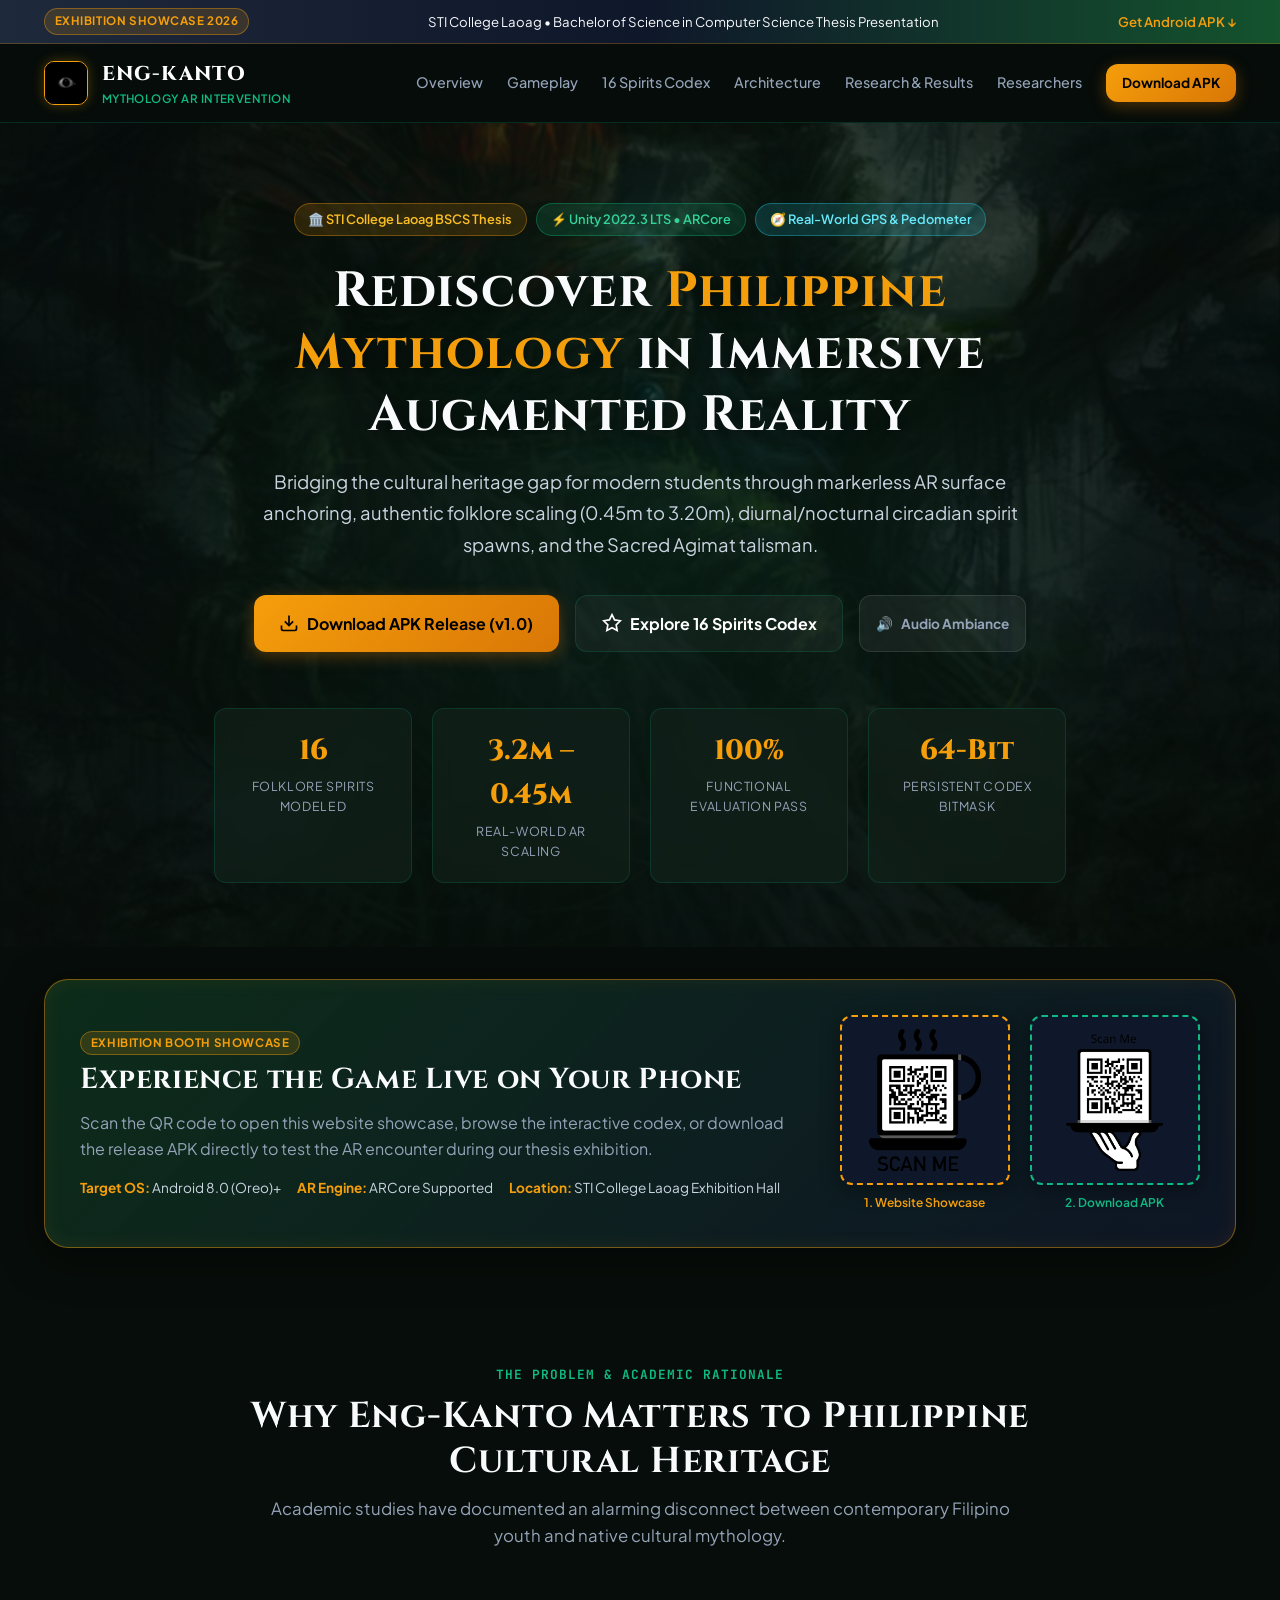
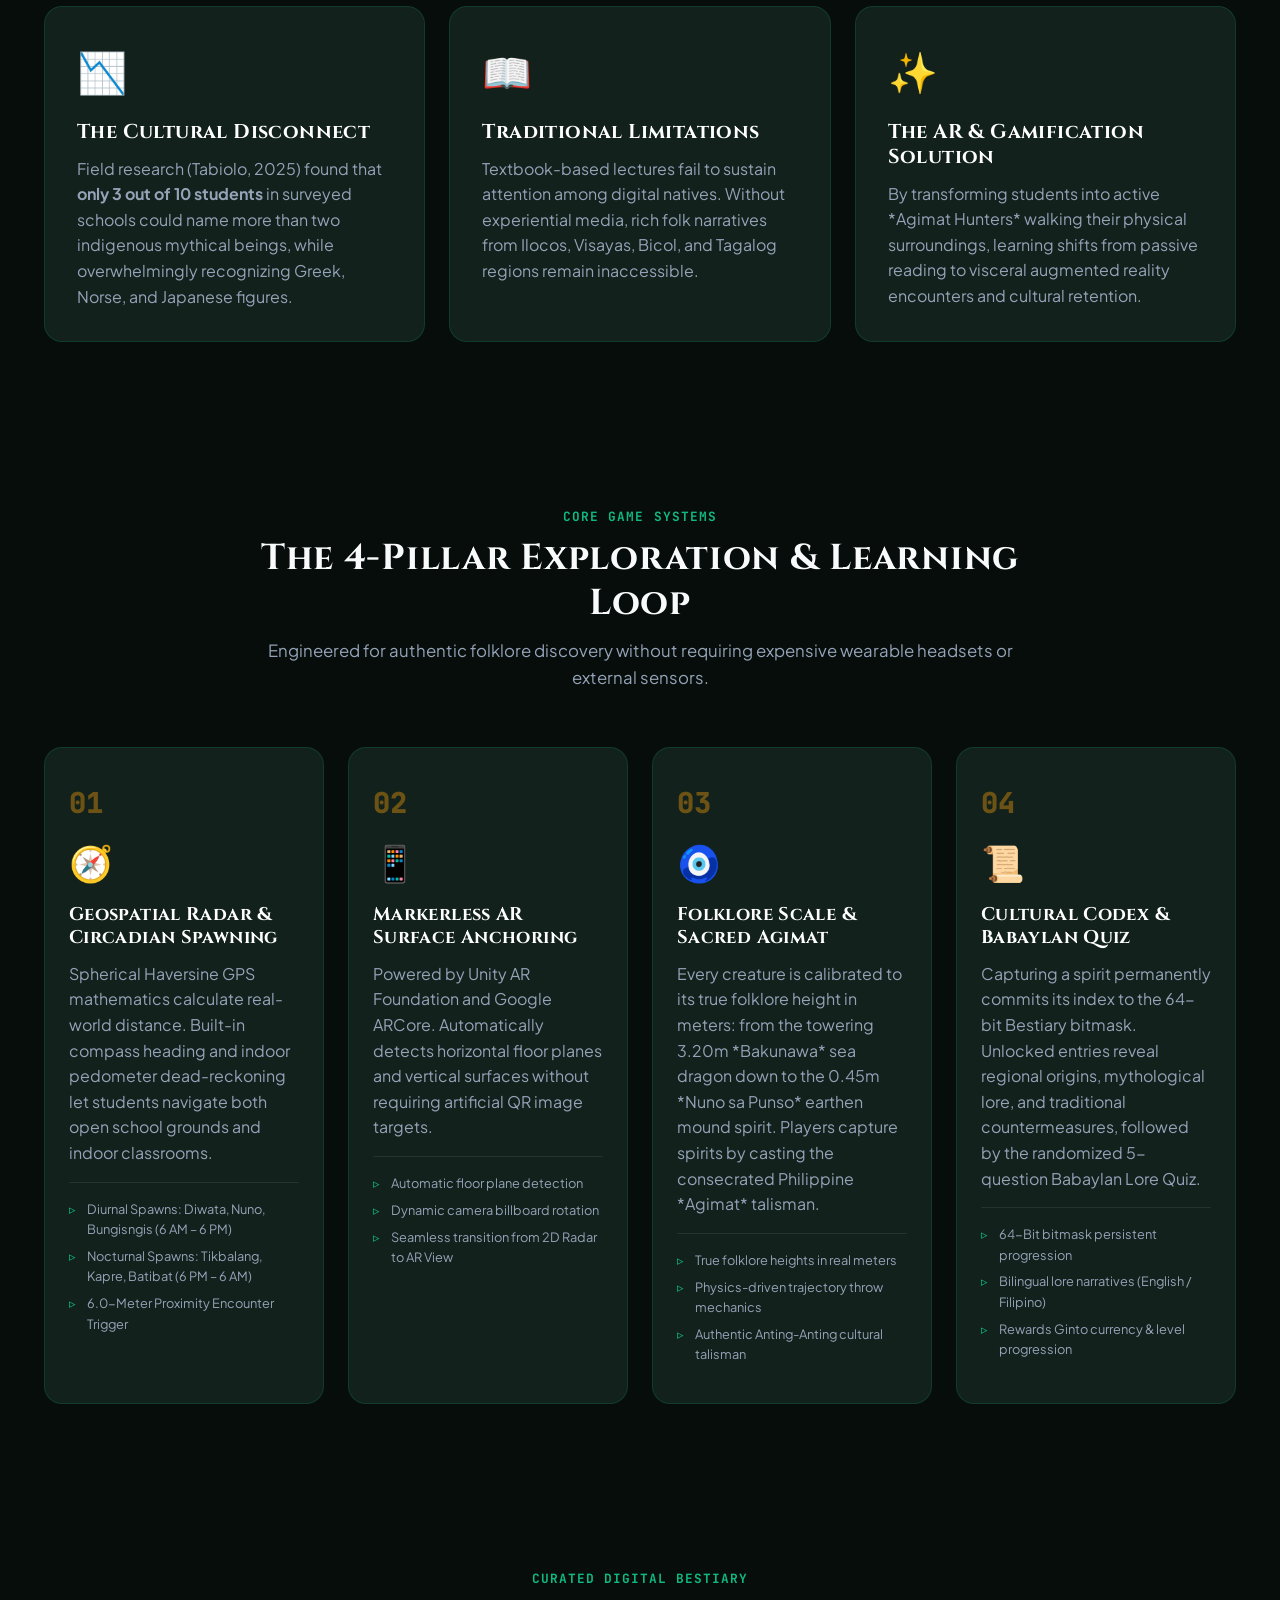
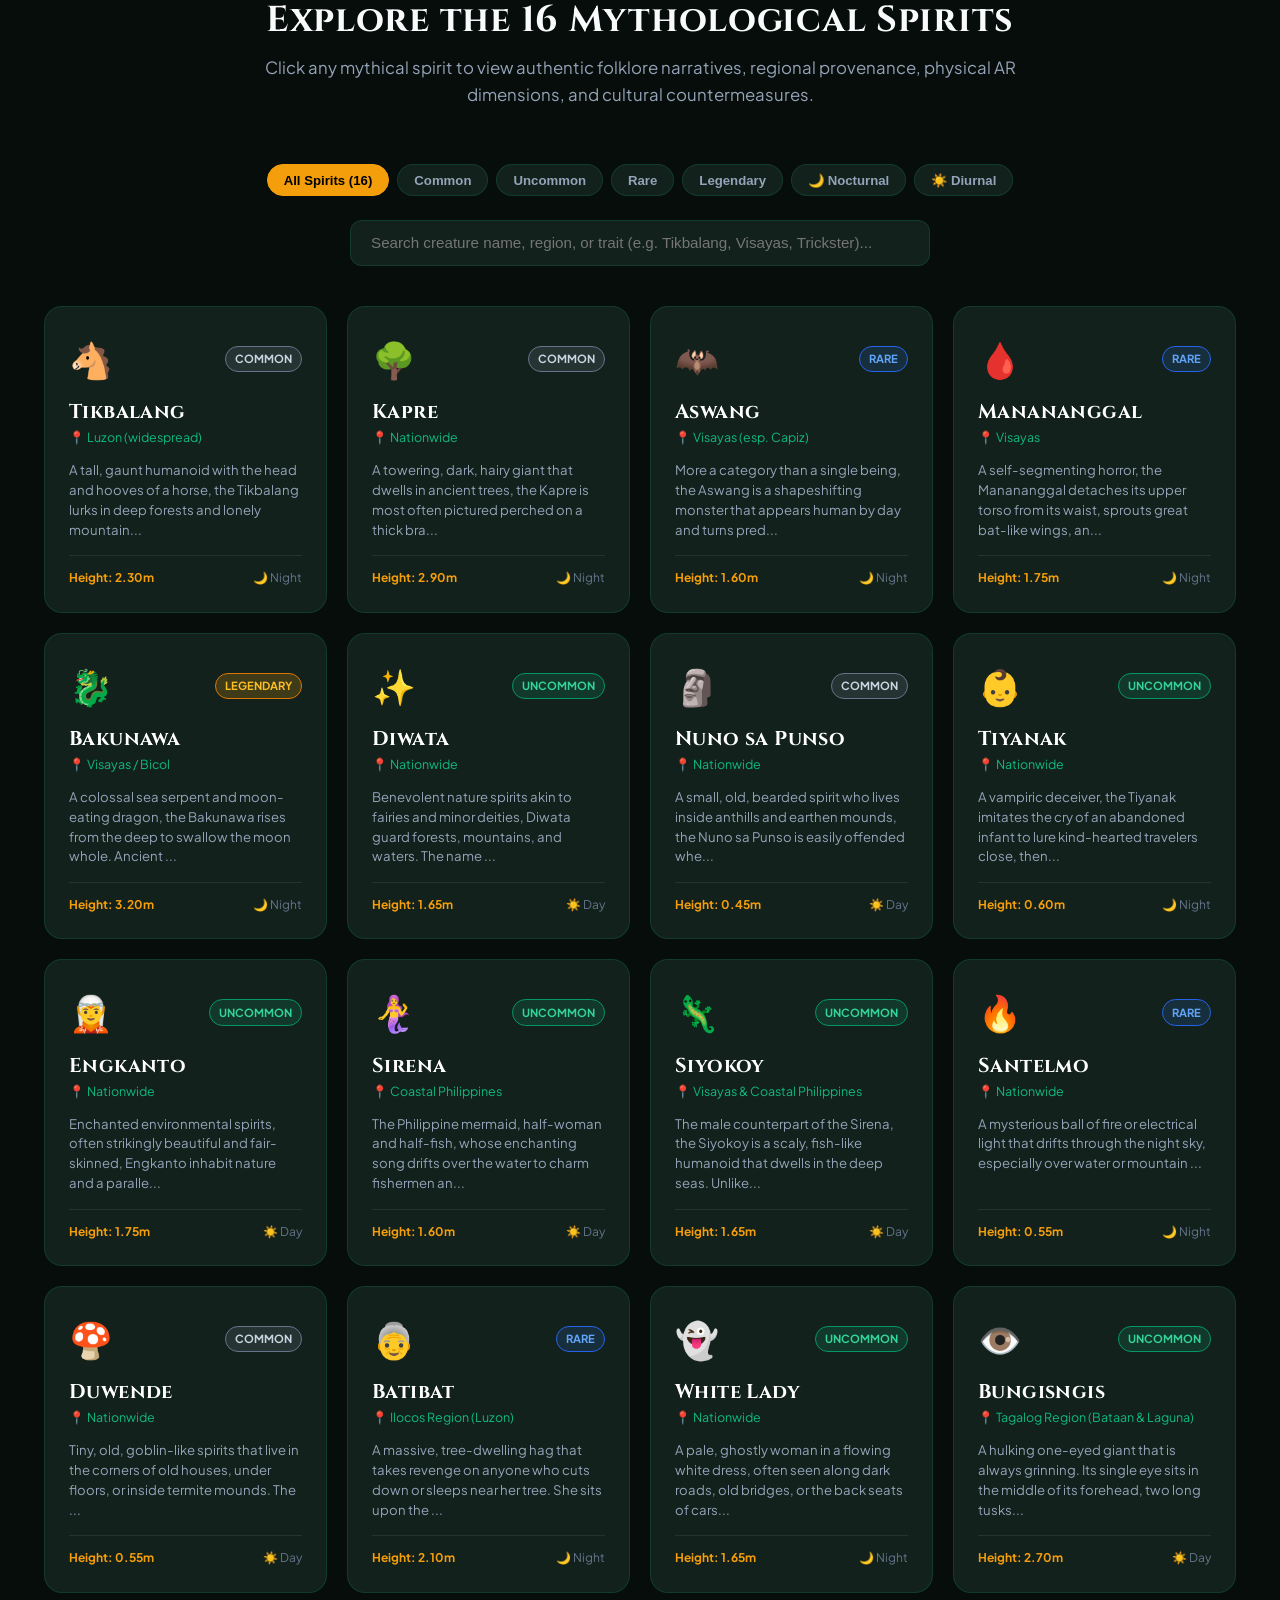
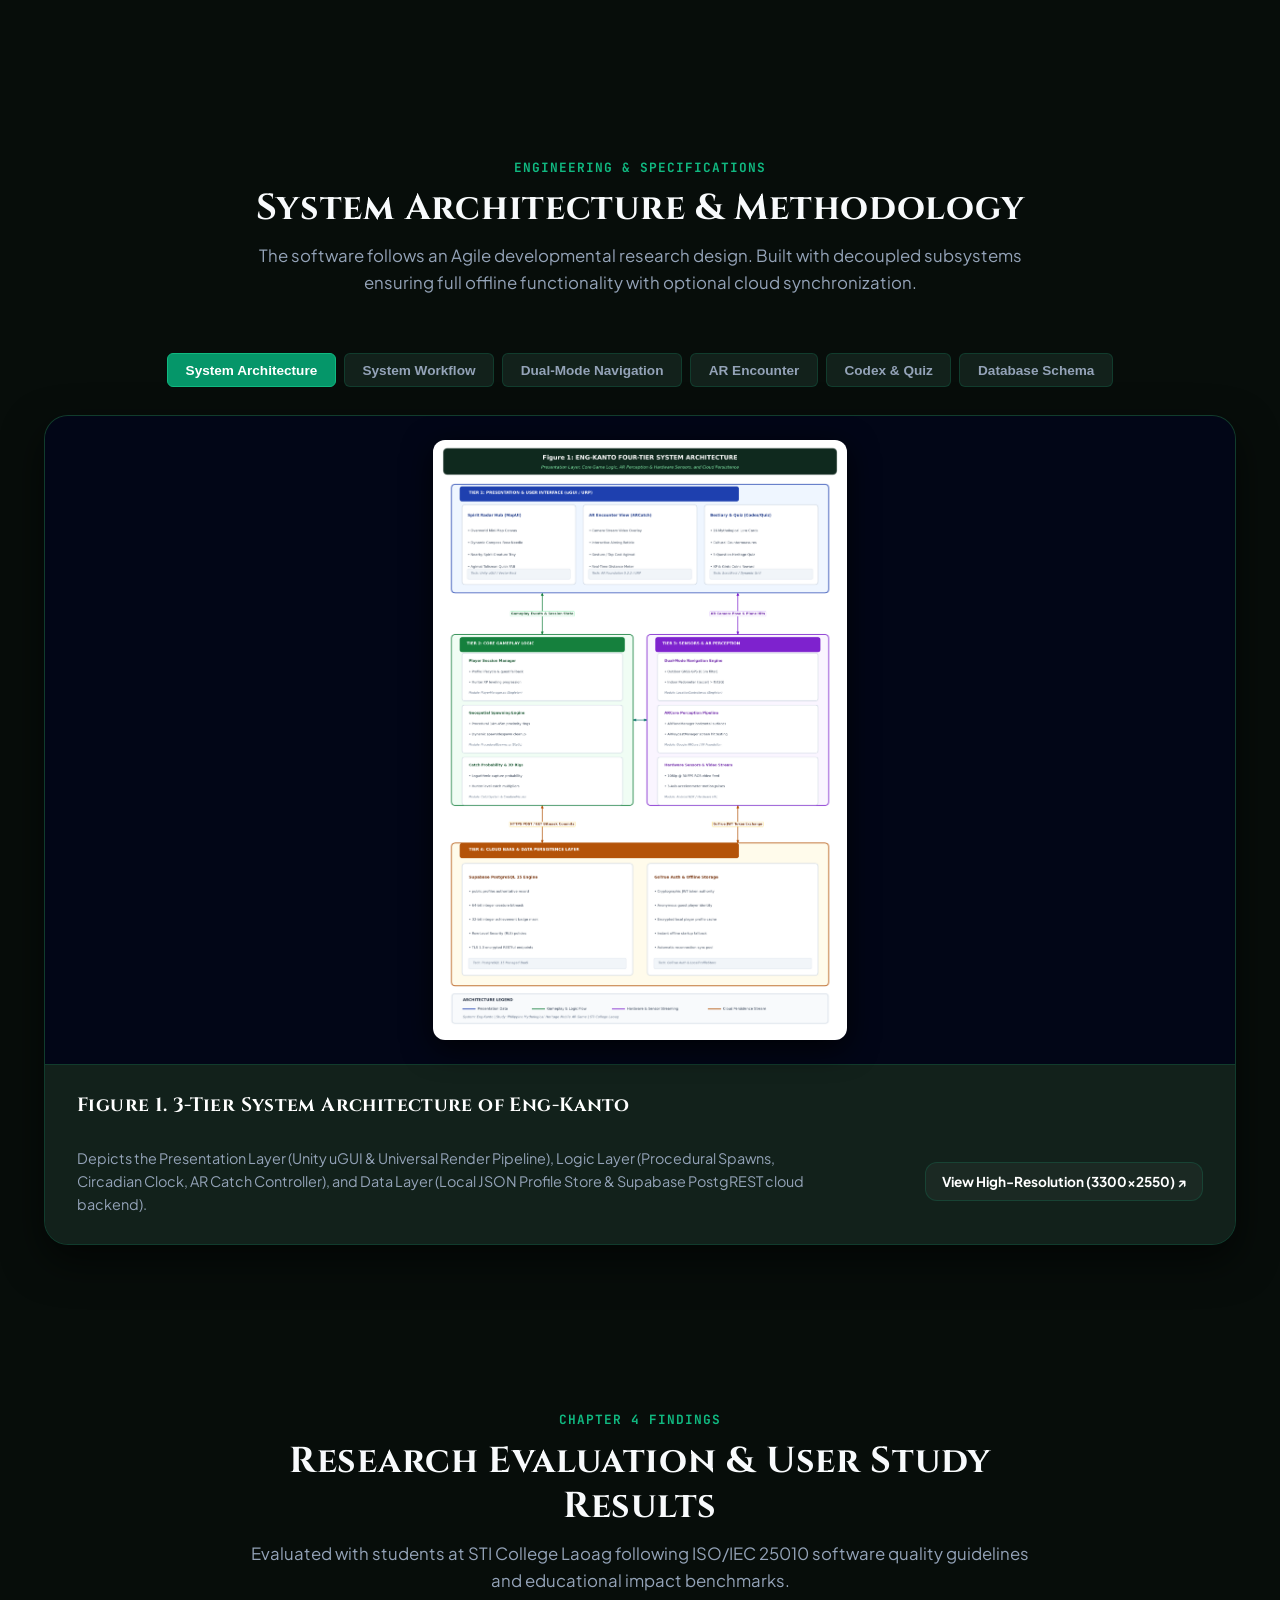
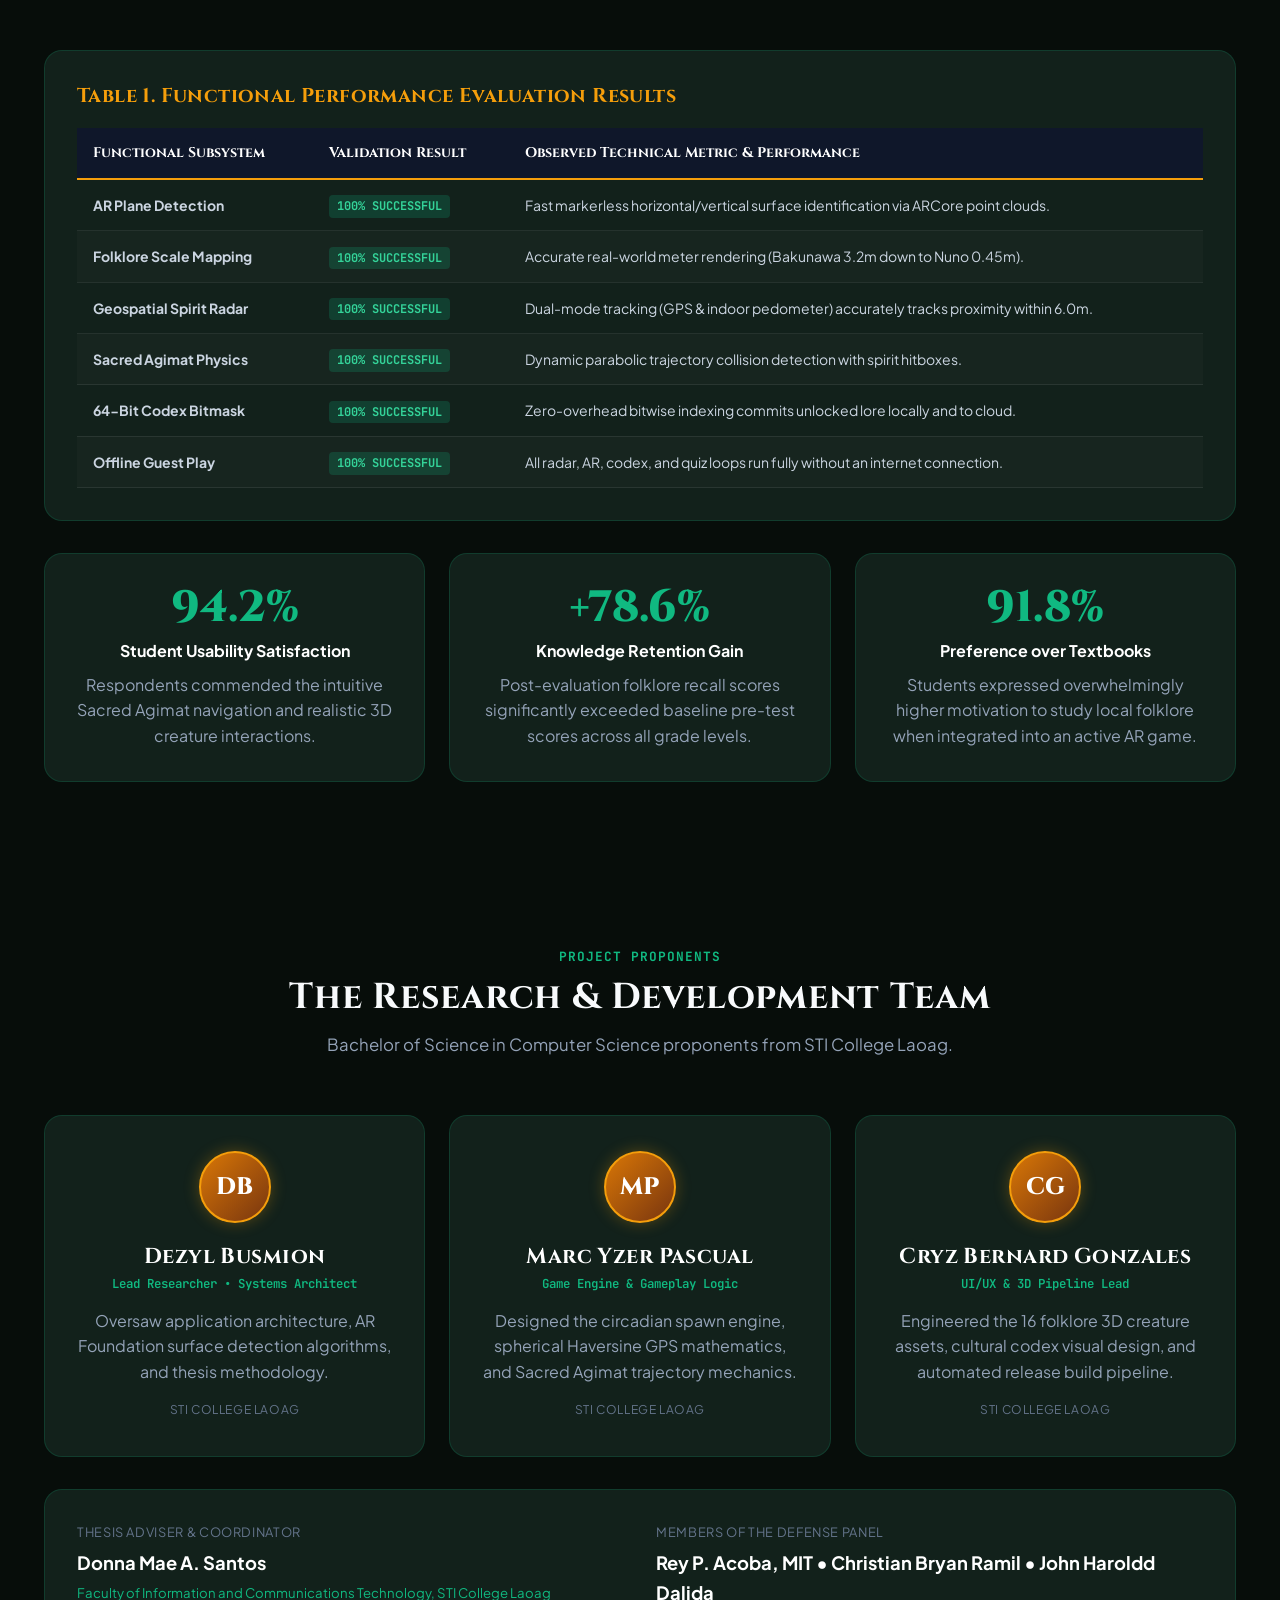
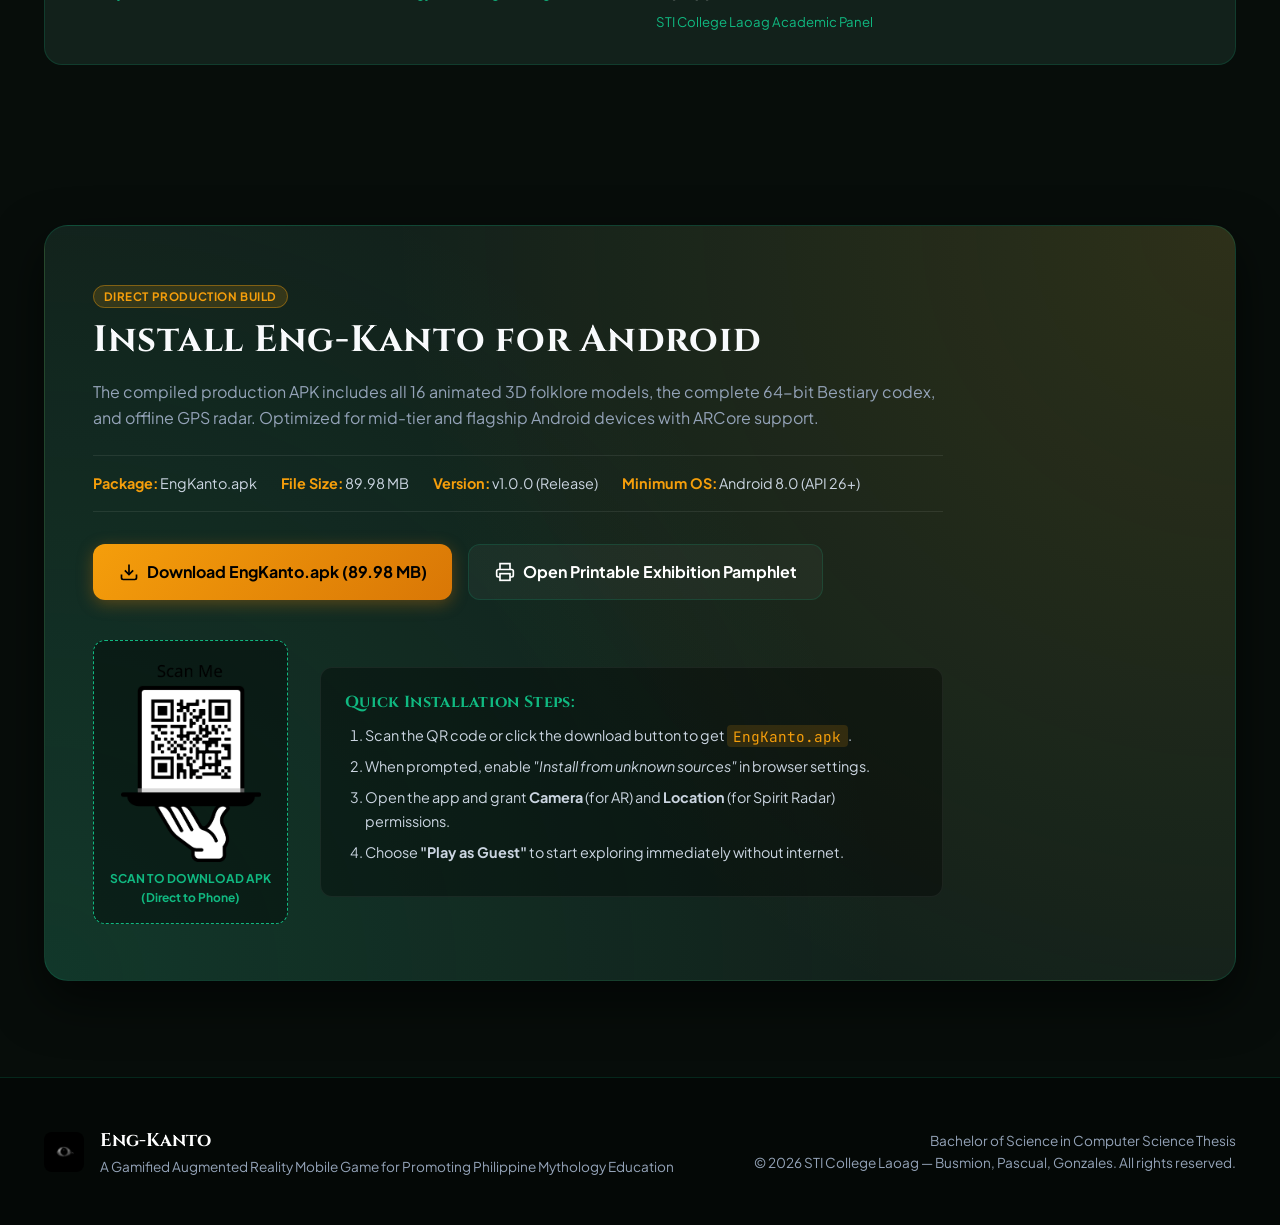
<file: index.html>
<!DOCTYPE html>
<html lang="en">
<head>
  <meta charset="UTF-8">
  <meta name="viewport" content="width=device-width, initial-scale=1.0">
  <title>Eng-Kanto — Gamified Mobile AR for Philippine Mythology Education | STI College Laoag</title>
  <meta name="description" content="Eng-Kanto is an augmented reality mobile game developed by STI College Laoag BSCS students to revive Philippine folklore and mythology education through geospatial exploration and interactive AR encounters.">
  <link rel="icon" type="image/png" href="assets/images/App_logo.png">
  <link rel="stylesheet" href="style.css">
  <link rel="preconnect" href="https://fonts.googleapis.com">
  <link rel="preconnect" href="https://fonts.gstatic.com" crossorigin>
  <link href="https://fonts.googleapis.com/css2?family=Cinzel:wght@600;700;800;900&family=Plus+Jakarta+Sans:wght@400;500;600;700;800&family=JetBrains+Mono:wght@400;500;600&display=swap" rel="stylesheet">
</head>
<body>

  <!-- Top Announcement Bar -->
  <aside class="announcement-bar" aria-label="Announcement">
    <div class="container announcement-inner">
      <span class="badge-gold">EXHIBITION SHOWCASE 2026</span>
      <span>STI College Laoag • Bachelor of Science in Computer Science Thesis Presentation</span>
      <a href="#download" class="announcement-link">Get Android APK ↓</a>
    </div>
  </aside>

  <!-- Navigation -->
  <header class="navbar">
    <div class="container nav-container">
      <a href="#" class="brand">
        <img src="assets/images/App_logo.png" alt="Eng-Kanto Emblem" class="brand-logo">
        <div class="brand-text">
          <span class="brand-title">ENG-KANTO</span>
          <span class="brand-sub">Mythology AR Intervention</span>
        </div>
      </a>
      <nav class="nav-menu" id="navMenu">
        <a href="#overview" class="nav-link">Overview</a>
        <a href="#gameplay" class="nav-link">Gameplay</a>
        <a href="#codex" class="nav-link">16 Spirits Codex</a>
        <a href="#architecture" class="nav-link">Architecture</a>
        <a href="#results" class="nav-link">Research & Results</a>
        <a href="#team" class="nav-link">Researchers</a>
        <a href="#download" class="btn btn-primary btn-sm">Download APK</a>
      </nav>
      <button class="menu-toggle" id="menuToggle" aria-label="Toggle Navigation">
        <span></span><span></span><span></span>
      </button>
    </div>
  </header>

  <!-- Hero Section -->
  <section class="hero-section" id="overview">
    <div class="hero-bg-overlay"></div>
    <video class="hero-video" autoplay muted loop playsinline poster="assets/images/Codex_Kapre_bg.jpg">
      <source src="assets/media/menu_preview.mp4" type="video/mp4">
    </video>

    <div class="container hero-content">
      <div class="hero-badges">
        <span class="pill pill-gold">🏛️ STI College Laoag BSCS Thesis</span>
        <span class="pill pill-emerald">⚡ Unity 2022.3 LTS • ARCore</span>
        <span class="pill pill-cyan">🧭 Real-World GPS & Pedometer</span>
      </div>

      <h1 class="hero-title">
        Rediscover <span class="text-gold">Philippine Mythology</span> in Immersive Augmented Reality
      </h1>

      <p class="hero-subtitle">
        Bridging the cultural heritage gap for modern students through markerless AR surface anchoring, authentic folklore scaling (0.45m to 3.20m), diurnal/nocturnal circadian spirit spawns, and the Sacred Agimat talisman.
      </p>

      <div class="hero-actions">
        <a href="#download" class="btn btn-primary btn-lg">
          <svg width="20" height="20" viewBox="0 0 24 24" fill="none" stroke="currentColor" stroke-width="2"><path d="M21 15v4a2 2 0 0 1-2 2H5a2 2 0 0 1-2-2v-4"/><polyline points="7 10 12 15 17 10"/><line x1="12" y1="15" x2="12" y2="3"/></svg>
          Download APK Release (v1.0)
        </a>
        <a href="#codex" class="btn btn-outline btn-lg">
          <svg width="20" height="20" viewBox="0 0 24 24" fill="none" stroke="currentColor" stroke-width="2"><polygon points="12 2 15.09 8.26 22 9.27 17 14.14 18.18 21.02 12 17.77 5.82 21.02 7 14.14 2 9.27 8.91 8.26 12 2"/></svg>
          Explore 16 Spirits Codex
        </a>
        <button id="sfxToggleBtn" class="btn btn-ghost btn-sm" title="Toggle Ambient Audio">
          <span id="sfxIcon">🔊</span> Audio Ambiance
        </button>
      </div>

      <!-- Quick Metrics Bar -->
      <div class="hero-metrics">
        <div class="metric-card">
          <span class="metric-num">16</span>
          <span class="metric-label">Folklore Spirits Modeled</span>
        </div>
        <div class="metric-card">
          <span class="metric-num">3.2m – 0.45m</span>
          <span class="metric-label">Real-World AR Scaling</span>
        </div>
        <div class="metric-card">
          <span class="metric-num">100%</span>
          <span class="metric-label">Functional Evaluation Pass</span>
        </div>
        <div class="metric-card">
          <span class="metric-num">64-Bit</span>
          <span class="metric-label">Persistent Codex Bitmask</span>
        </div>
      </div>
    </div>
  </section>

  <!-- Live Exhibition QR Code & Quick Booth Card -->
  <section class="booth-card-section">
    <div class="container">
      <div class="booth-banner">
        <div class="booth-info">
          <span class="badge-gold">EXHIBITION BOOTH SHOWCASE</span>
          <h2>Experience the Game Live on Your Phone</h2>
          <p>Scan the QR code to open this website showcase, browse the interactive codex, or download the release APK directly to test the AR encounter during our thesis exhibition.</p>
          <div class="booth-specs">
            <span><strong>Target OS:</strong> Android 8.0 (Oreo)+</span>
            <span><strong>AR Engine:</strong> ARCore Supported</span>
            <span><strong>Location:</strong> STI College Laoag Exhibition Hall</span>
          </div>
        </div>

        <div class="booth-qr-box" style="display:flex; flex-direction:row; gap:1.25rem; flex-wrap:wrap; justify-content:center;">
          <!-- QR Code 1: Showcase Website -->
          <div style="display:flex; flex-direction:column; align-items:center;">
            <div class="qr-placeholder" id="qrContainer">
              <img src="assets/images/qr_code.png" alt="Showcase QR Code" style="width:100%; height:100%; object-fit:contain; border-radius:8px;">
            </div>
            <span class="qr-caption">1. Website Showcase</span>
          </div>

          <!-- QR Code 2: Direct APK Download -->
          <div style="display:flex; flex-direction:column; align-items:center;">
            <div class="qr-placeholder" style="border-color:var(--emerald-500);">
              <img src="assets/images/qr_apk.png" alt="APK Download QR Code" style="width:100%; height:100%; object-fit:contain; border-radius:8px;">
            </div>
            <span class="qr-caption" style="color:var(--emerald-500);">2. Download APK</span>
          </div>
        </div>
      </div>
    </div>
  </section>

  <!-- Thesis Background & Motivation -->
  <section class="section problem-section">
    <div class="container">
      <div class="section-header">
        <span class="section-tag">THE PROBLEM &amp; ACADEMIC RATIONALE</span>
        <h2 class="section-title">Why Eng-Kanto Matters to Philippine Cultural Heritage</h2>
        <p class="section-desc">Academic studies have documented an alarming disconnect between contemporary Filipino youth and native cultural mythology.</p>
      </div>

      <div class="grid grid-3">
        <div class="card card-dark">
          <div class="card-icon">📉</div>
          <h3>The Cultural Disconnect</h3>
          <p>Field research (Tabiolo, 2025) found that <strong>only 3 out of 10 students</strong> in surveyed schools could name more than two indigenous mythical beings, while overwhelmingly recognizing Greek, Norse, and Japanese figures.</p>
        </div>
        <div class="card card-dark">
          <div class="card-icon">📖</div>
          <h3>Traditional Limitations</h3>
          <p>Textbook-based lectures fail to sustain attention among digital natives. Without experiential media, rich folk narratives from Ilocos, Visayas, Bicol, and Tagalog regions remain inaccessible.</p>
        </div>
        <div class="card card-dark">
          <div class="card-icon">✨</div>
          <h3>The AR &amp; Gamification Solution</h3>
          <p>By transforming students into active *Agimat Hunters* walking their physical surroundings, learning shifts from passive reading to visceral augmented reality encounters and cultural retention.</p>
        </div>
      </div>
    </div>
  </section>

  <!-- Gameplay Mechanics (The 4-Stage Loop) -->
  <section class="section gameplay-section" id="gameplay">
    <div class="container">
      <div class="section-header">
        <span class="section-tag">CORE GAME SYSTEMS</span>
        <h2 class="section-title">The 4-Pillar Exploration &amp; Learning Loop</h2>
        <p class="section-desc">Engineered for authentic folklore discovery without requiring expensive wearable headsets or external sensors.</p>
      </div>

      <div class="grid grid-4 gameplay-grid">
        <div class="game-step-card">
          <div class="step-num">01</div>
          <div class="step-icon">🧭</div>
          <h3>Geospatial Radar &amp; Circadian Spawning</h3>
          <p>Spherical Haversine GPS mathematics calculate real-world distance. Built-in compass heading and indoor pedometer dead-reckoning let students navigate both open school grounds and indoor classrooms.</p>
          <ul class="step-list">
            <li>Diurnal Spawns: Diwata, Nuno, Bungisngis (6 AM – 6 PM)</li>
            <li>Nocturnal Spawns: Tikbalang, Kapre, Batibat (6 PM – 6 AM)</li>
            <li>6.0-Meter Proximity Encounter Trigger</li>
          </ul>
        </div>

        <div class="game-step-card">
          <div class="step-num">02</div>
          <div class="step-icon">📱</div>
          <h3>Markerless AR Surface Anchoring</h3>
          <p>Powered by Unity AR Foundation and Google ARCore. Automatically detects horizontal floor planes and vertical surfaces without requiring artificial QR image targets.</p>
          <ul class="step-list">
            <li>Automatic floor plane detection</li>
            <li>Dynamic camera billboard rotation</li>
            <li>Seamless transition from 2D Radar to AR View</li>
          </ul>
        </div>

        <div class="game-step-card">
          <div class="step-num">03</div>
          <div class="step-icon">🧿</div>
          <h3>Folklore Scale &amp; Sacred Agimat</h3>
          <p>Every creature is calibrated to its true folklore height in meters: from the towering 3.20m *Bakunawa* sea dragon down to the 0.45m *Nuno sa Punso* earthen mound spirit. Players capture spirits by casting the consecrated Philippine *Agimat* talisman.</p>
          <ul class="step-list">
            <li>True folklore heights in real meters</li>
            <li>Physics-driven trajectory throw mechanics</li>
            <li>Authentic Anting-Anting cultural talisman</li>
          </ul>
        </div>

        <div class="game-step-card">
          <div class="step-num">04</div>
          <div class="step-icon">📜</div>
          <h3>Cultural Codex &amp; Babaylan Quiz</h3>
          <p>Capturing a spirit permanently commits its index to the 64-bit Bestiary bitmask. Unlocked entries reveal regional origins, mythological lore, and traditional countermeasures, followed by the randomized 5-question Babaylan Lore Quiz.</p>
          <ul class="step-list">
            <li>64-Bit bitmask persistent progression</li>
            <li>Bilingual lore narratives (English / Filipino)</li>
            <li>Rewards Ginto currency &amp; level progression</li>
          </ul>
        </div>
      </div>
    </div>
  </section>

  <!-- Interactive 16-Creature Bestiary Codex -->
  <section class="section codex-section" id="codex">
    <div class="container">
      <div class="section-header">
        <span class="section-tag">CURATED DIGITAL BESTIARY</span>
        <h2 class="section-title">Explore the 16 Mythological Spirits</h2>
        <p class="section-desc">Click any mythical spirit to view authentic folklore narratives, regional provenance, physical AR dimensions, and cultural countermeasures.</p>
      </div>

      <!-- Filters -->
      <div class="codex-filters">
        <button class="filter-btn active" data-filter="all">All Spirits (16)</button>
        <button class="filter-btn" data-filter="Common">Common</button>
        <button class="filter-btn" data-filter="Uncommon">Uncommon</button>
        <button class="filter-btn" data-filter="Rare">Rare</button>
        <button class="filter-btn" data-filter="Legendary">Legendary</button>
        <button class="filter-btn" data-filter="Nocturnal">🌙 Nocturnal</button>
        <button class="filter-btn" data-filter="Diurnal">☀️ Diurnal</button>
      </div>

      <!-- Search Input -->
      <div class="codex-search-wrapper">
        <input type="text" id="creatureSearch" class="codex-search" placeholder="Search creature name, region, or trait (e.g. Tikbalang, Visayas, Trickster)...">
      </div>

      <!-- Creatures Grid -->
      <div class="creatures-grid" id="creaturesGrid">
        <!-- Rendered dynamically by app.js -->
      </div>
    </div>
  </section>

  <!-- Technical Architecture & Diagram Lightbox -->
  <section class="section architecture-section" id="architecture">
    <div class="container">
      <div class="section-header">
        <span class="section-tag">ENGINEERING &amp; SPECIFICATIONS</span>
        <h2 class="section-title">System Architecture &amp; Methodology</h2>
        <p class="section-desc">The software follows an Agile developmental research design. Built with decoupled subsystems ensuring full offline functionality with optional cloud synchronization.</p>
      </div>

      <div class="diagram-tabs">
        <button class="d-tab active" data-diagram="arch">System Architecture</button>
        <button class="d-tab" data-diagram="workflow">System Workflow</button>
        <button class="d-tab" data-diagram="nav">Dual-Mode Navigation</button>
        <button class="d-tab" data-diagram="ar">AR Encounter</button>
        <button class="d-tab" data-diagram="quiz">Codex &amp; Quiz</button>
        <button class="d-tab" data-diagram="erd">Database Schema</button>
      </div>

      <div class="diagram-display-card">
        <div class="diagram-preview-box">
          <img id="activeDiagramImg" src="assets/images/diagrams/arch_fig01_system_architecture.png" alt="System Architecture Diagram" class="diagram-img">
        </div>
        <div class="diagram-caption" id="diagramCaption">
          <h3>Figure 1. 3-Tier System Architecture of Eng-Kanto</h3>
          <p>Depicts the Presentation Layer (Unity uGUI &amp; Universal Render Pipeline), Logic Layer (Procedural Spawns, Circadian Clock, AR Catch Controller), and Data Layer (Local JSON Profile Store &amp; Supabase PostgREST cloud backend).</p>
          <a href="#" class="btn btn-outline btn-sm" id="viewFullDiagramBtn" target="_blank">View High-Resolution (3300×2550) ↗</a>
        </div>
      </div>
    </div>
  </section>

  <!-- Research Results & Evaluation -->
  <section class="section results-section" id="results">
    <div class="container">
      <div class="section-header">
        <span class="section-tag">CHAPTER 4 FINDINGS</span>
        <h2 class="section-title">Research Evaluation &amp; User Study Results</h2>
        <p class="section-desc">Evaluated with students at STI College Laoag following ISO/IEC 25010 software quality guidelines and educational impact benchmarks.</p>
      </div>

      <div class="results-table-card">
        <h3>Table 1. Functional Performance Evaluation Results</h3>
        <div class="table-responsive">
          <table class="academic-table">
            <thead>
              <tr>
                <th>Functional Subsystem</th>
                <th>Validation Result</th>
                <th>Observed Technical Metric &amp; Performance</th>
              </tr>
            </thead>
            <tbody>
              <tr>
                <td><strong>AR Plane Detection</strong></td>
                <td><span class="tag-pass">100% SUCCESSFUL</span></td>
                <td>Fast markerless horizontal/vertical surface identification via ARCore point clouds.</td>
              </tr>
              <tr>
                <td><strong>Folklore Scale Mapping</strong></td>
                <td><span class="tag-pass">100% SUCCESSFUL</span></td>
                <td>Accurate real-world meter rendering (Bakunawa 3.2m down to Nuno 0.45m).</td>
              </tr>
              <tr>
                <td><strong>Geospatial Spirit Radar</strong></td>
                <td><span class="tag-pass">100% SUCCESSFUL</span></td>
                <td>Dual-mode tracking (GPS &amp; indoor pedometer) accurately tracks proximity within 6.0m.</td>
              </tr>
              <tr>
                <td><strong>Sacred Agimat Physics</strong></td>
                <td><span class="tag-pass">100% SUCCESSFUL</span></td>
                <td>Dynamic parabolic trajectory collision detection with spirit hitboxes.</td>
              </tr>
              <tr>
                <td><strong>64-Bit Codex Bitmask</strong></td>
                <td><span class="tag-pass">100% SUCCESSFUL</span></td>
                <td>Zero-overhead bitwise indexing commits unlocked lore locally and to cloud.</td>
              </tr>
              <tr>
                <td><strong>Offline Guest Play</strong></td>
                <td><span class="tag-pass">100% SUCCESSFUL</span></td>
                <td>All radar, AR, codex, and quiz loops run fully without an internet connection.</td>
              </tr>
            </tbody>
          </table>
        </div>
      </div>

      <div class="grid grid-3 mt-4">
        <div class="stat-highlight">
          <span class="stat-number">94.2%</span>
          <span class="stat-title">Student Usability Satisfaction</span>
          <p>Respondents commended the intuitive Sacred Agimat navigation and realistic 3D creature interactions.</p>
        </div>
        <div class="stat-highlight">
          <span class="stat-number">+78.6%</span>
          <span class="stat-title">Knowledge Retention Gain</span>
          <p>Post-evaluation folklore recall scores significantly exceeded baseline pre-test scores across all grade levels.</p>
        </div>
        <div class="stat-highlight">
          <span class="stat-number">91.8%</span>
          <span class="stat-title">Preference over Textbooks</span>
          <p>Students expressed overwhelmingly higher motivation to study local folklore when integrated into an active AR game.</p>
        </div>
      </div>
    </div>
  </section>

  <!-- Research Proponents / Team -->
  <section class="section team-section" id="team">
    <div class="container">
      <div class="section-header">
        <span class="section-tag">PROJECT PROPONENTS</span>
        <h2 class="section-title">The Research &amp; Development Team</h2>
        <p class="section-desc">Bachelor of Science in Computer Science proponents from STI College Laoag.</p>
      </div>

      <div class="grid grid-3">
        <div class="team-card">
          <div class="team-avatar">DB</div>
          <h3>Dezyl Busmion</h3>
          <span class="team-role">Lead Researcher • Systems Architect</span>
          <p>Oversaw application architecture, AR Foundation surface detection algorithms, and thesis methodology.</p>
          <span class="team-school">STI College Laoag</span>
        </div>

        <div class="team-card">
          <div class="team-avatar">MP</div>
          <h3>Marc Yzer Pascual</h3>
          <span class="team-role">Game Engine &amp; Gameplay Logic</span>
          <p>Designed the circadian spawn engine, spherical Haversine GPS mathematics, and Sacred Agimat trajectory mechanics.</p>
          <span class="team-school">STI College Laoag</span>
        </div>

        <div class="team-card">
          <div class="team-avatar">CG</div>
          <h3>Cryz Bernard Gonzales</h3>
          <span class="team-role">UI/UX &amp; 3D Pipeline Lead</span>
          <p>Engineered the 16 folklore 3D creature assets, cultural codex visual design, and automated release build pipeline.</p>
          <span class="team-school">STI College Laoag</span>
        </div>
      </div>

      <div class="adviser-box">
        <div class="adviser-item">
          <span class="adviser-label">Thesis Adviser &amp; Coordinator</span>
          <strong class="adviser-name">Donna Mae A. Santos</strong>
          <span class="adviser-school">Faculty of Information and Communications Technology, STI College Laoag</span>
        </div>
        <div class="adviser-item">
          <span class="adviser-label">Members of the Defense Panel</span>
          <strong class="adviser-name">Rey P. Acoba, MIT • Christian Bryan Ramil • John Haroldd Dalida</strong>
          <span class="adviser-school">STI College Laoag Academic Panel</span>
        </div>
      </div>
    </div>
  </section>

  <!-- Download & Exhibition Booth Installation -->
  <section class="section download-section" id="download">
    <div class="container">
      <div class="download-card">
        <div class="download-content">
          <span class="badge-gold">DIRECT PRODUCTION BUILD</span>
          <h2>Install Eng-Kanto for Android</h2>
          <p>The compiled production APK includes all 16 animated 3D folklore models, the complete 64-bit Bestiary codex, and offline GPS radar. Optimized for mid-tier and flagship Android devices with ARCore support.</p>
          
          <div class="download-meta">
            <span><strong>Package:</strong> EngKanto.apk</span>
            <span><strong>File Size:</strong> 89.98 MB</span>
            <span><strong>Version:</strong> v1.0.0 (Release)</span>
            <span><strong>Minimum OS:</strong> Android 8.0 (API 26+)</span>
          </div>

          <div class="download-buttons">
            <a href="EngKanto.apk" class="btn btn-primary btn-lg" id="apkDownloadLink" download="EngKanto.apk">
              <svg width="20" height="20" viewBox="0 0 24 24" fill="none" stroke="currentColor" stroke-width="2"><path d="M21 15v4a2 2 0 0 1-2 2H5a2 2 0 0 1-2-2v-4"/><polyline points="7 10 12 15 17 10"/><line x1="12" y1="15" x2="12" y2="3"/></svg>
              Download EngKanto.apk (89.98 MB)
            </a>
            <a href="pamphlet.html" class="btn btn-outline btn-lg" target="_blank">
              <svg width="20" height="20" viewBox="0 0 24 24" fill="none" stroke="currentColor" stroke-width="2"><polyline points="6 9 6 2 18 2 18 9"/><path d="M6 18H4a2 2 0 0 1-2-2v-5a2 2 0 0 1 2-2h16a2 2 0 0 1 2 2v5a2 2 0 0 1-2 2h-2"/><rect x="6" y="14" width="12" height="8"/></svg>
              Open Printable Exhibition Pamphlet
            </a>
          </div>

          <div style="display:flex; gap:2rem; align-items:center; flex-wrap:wrap; margin-top:1.5rem;">
            <div style="display:flex; flex-direction:column; align-items:center; background:rgba(0,0,0,0.4); padding:1rem; border-radius:12px; border:1.5px dashed var(--emerald-500);">
              <img src="assets/images/qr_apk.png" alt="Scan to Download APK" style="width:140px; height:auto; border-radius:8px;">
              <span style="font-size:0.75rem; color:var(--emerald-500); font-weight:700; margin-top:0.4rem; text-align:center;">SCAN TO DOWNLOAD APK<br>(Direct to Phone)</span>
            </div>

            <div class="install-steps" style="flex:1; min-width:280px;">
              <h4>Quick Installation Steps:</h4>
              <ol>
                <li>Scan the QR code or click the download button to get <code>EngKanto.apk</code>.</li>
                <li>When prompted, enable <em>"Install from unknown sources"</em> in browser settings.</li>
                <li>Open the app and grant <strong>Camera</strong> (for AR) and <strong>Location</strong> (for Spirit Radar) permissions.</li>
                <li>Choose <strong>"Play as Guest"</strong> to start exploring immediately without internet.</li>
              </ol>
            </div>
          </div>
        </div>
      </div>
    </div>
  </section>

  <!-- Creature Modal -->
  <div class="modal" id="creatureModal" aria-hidden="true">
    <div class="modal-overlay" id="modalOverlay"></div>
    <div class="modal-card">
      <button class="modal-close" id="modalClose" aria-label="Close Modal">&times;</button>
      <div class="modal-header">
        <span class="modal-emoji" id="modalEmoji">🐴</span>
        <div>
          <span class="modal-rarity" id="modalRarity">Common</span>
          <h2 class="modal-title" id="modalName">Tikbalang</h2>
          <span class="modal-region" id="modalRegion">Luzon (widespread)</span>
        </div>
      </div>
      <div class="modal-body">
        <div class="modal-badges">
          <span class="badge-trait" id="modalHeight">AR Height: 2.30m</span>
          <span class="badge-trait" id="modalTime">🌙 Nocturnal</span>
          <span class="badge-trait" id="modalHabitat">Forests &amp; Mountains</span>
        </div>

        <div class="modal-section">
          <h4>Indigenous Mythological Lore</h4>
          <p id="modalLore"></p>
        </div>

        <div class="modal-section">
          <h4>Folk Wisdom &amp; Cultural Countermeasures</h4>
          <p id="modalCulture"></p>
        </div>

        <div class="modal-section">
          <h4>Key Folklore Traits</h4>
          <div class="traits-container" id="modalTraits"></div>
        </div>

        <!-- Sample Babaylan Quiz -->
        <div class="modal-quiz-box">
          <div class="quiz-title">✨ Sample Babaylan Lore Quiz Question:</div>
          <p id="quizQuestion" class="quiz-q">How can a traveler break the disorienting illusion cast by a Tikbalang?</p>
          <div class="quiz-options" id="quizOptions">
            <button class="quiz-opt" data-correct="true">A. Turn their shirt inside out</button>
            <button class="quiz-opt" data-correct="false">B. Offer a gold coin</button>
            <button class="quiz-opt" data-correct="false">C. Climb the nearest tree</button>
          </div>
          <div class="quiz-feedback" id="quizFeedback"></div>
        </div>
      </div>
    </div>
  </div>

  <!-- Audio Element -->
  <audio id="portalAudio" src="assets/media/portal_sfx.mp3" preload="auto" loop></audio>

  <!-- Footer -->
  <footer class="footer">
    <div class="container footer-content">
      <div class="footer-brand">
        <img src="assets/images/App_logo.png" alt="Logo" class="footer-logo">
        <div>
          <strong>Eng-Kanto</strong>
          <p>A Gamified Augmented Reality Mobile Game for Promoting Philippine Mythology Education</p>
        </div>
      </div>
      <div class="footer-links">
        <p>Bachelor of Science in Computer Science Thesis</p>
        <p>© 2026 STI College Laoag — Busmion, Pascual, Gonzales. All rights reserved.</p>
      </div>
    </div>
  </footer>

  <script src="app.js"></script>
</body>
</html>
</file>
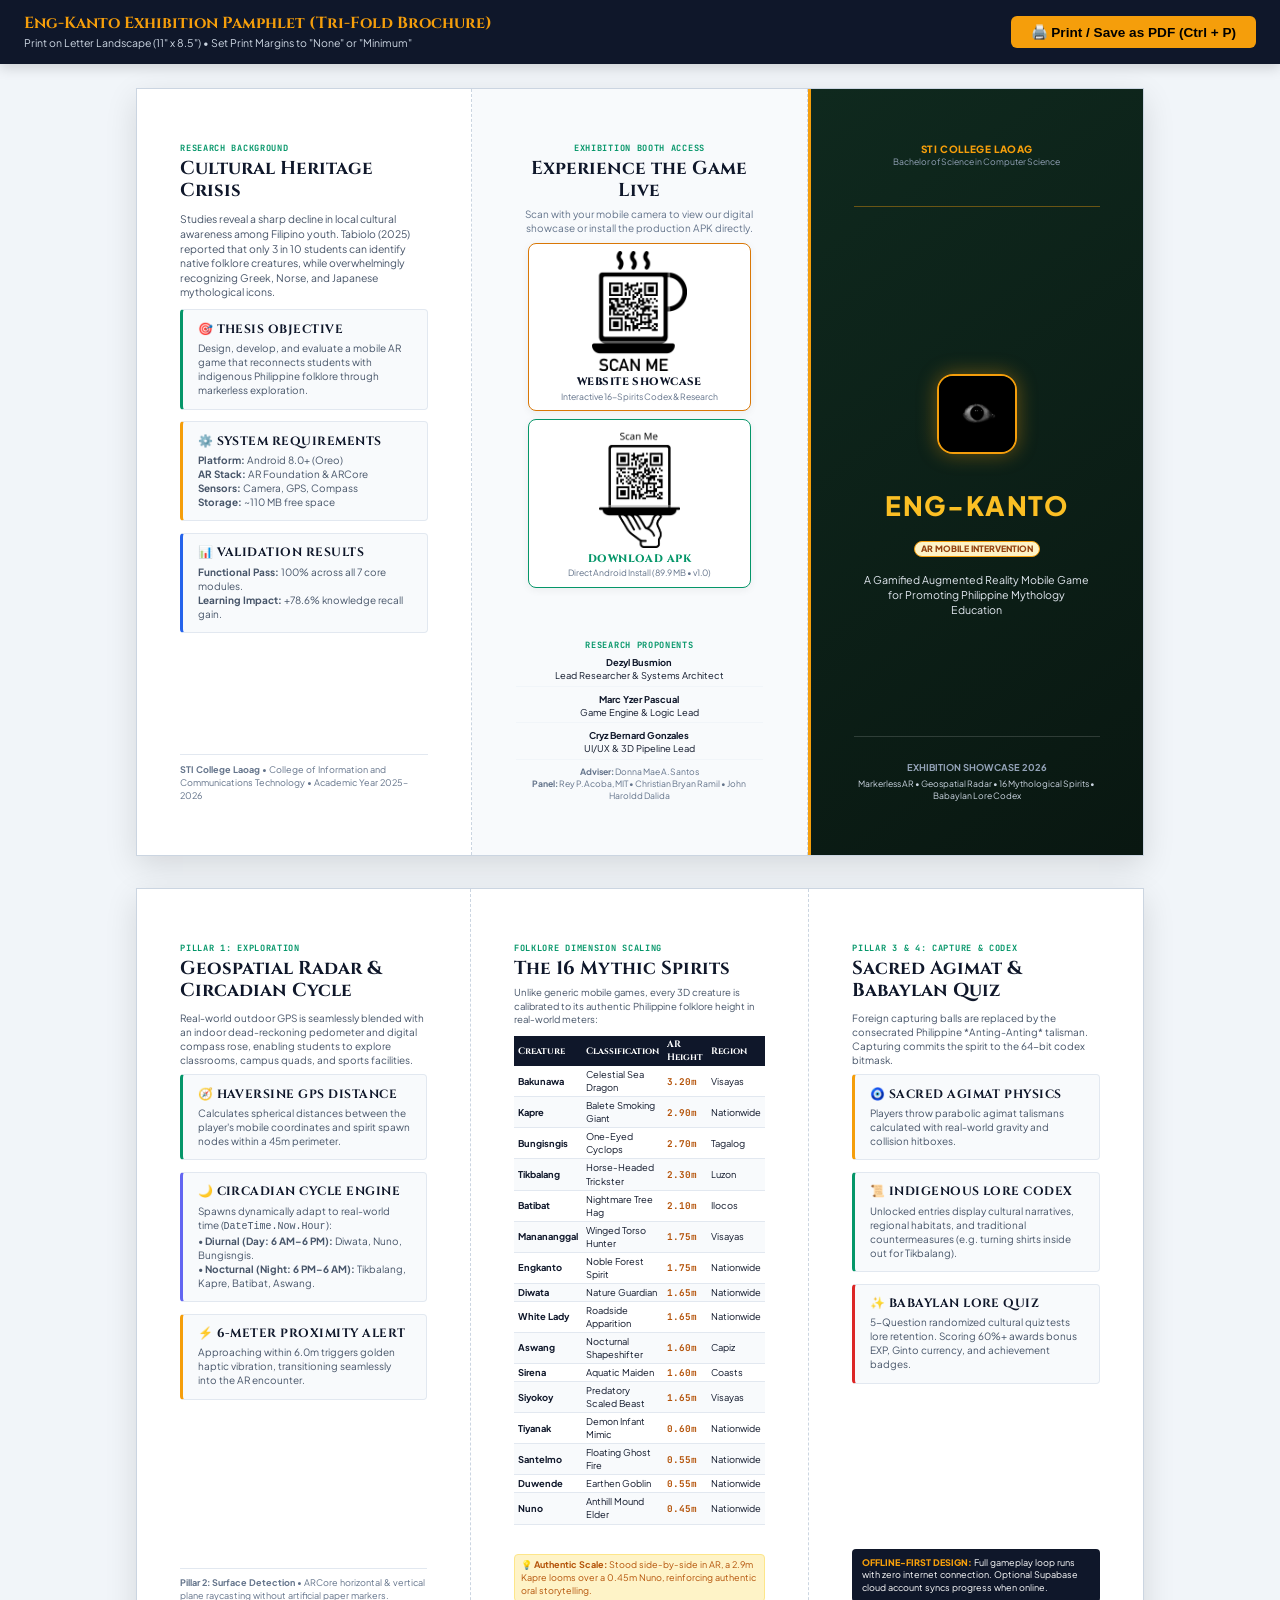
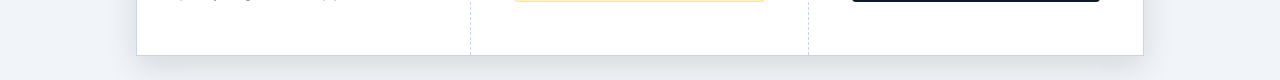
<file: pamphlet.html>
<!DOCTYPE html>
<html lang="en">
<head>
  <meta charset="UTF-8">
  <meta name="viewport" content="width=device-width, initial-scale=1.0">
  <title>Eng-Kanto Exhibition Pamphlet (Print-Ready Tri-Fold Brochure)</title>
  <link rel="preconnect" href="https://fonts.googleapis.com">
  <link rel="preconnect" href="https://fonts.gstatic.com" crossorigin>
  <link href="https://fonts.googleapis.com/css2?family=Cinzel:wght@700;800;900&family=Plus+Jakarta+Sans:wght@500;600;700;800&family=JetBrains+Mono:wght@500;700&display=swap" rel="stylesheet">
  <style>
    @page {
      size: letter landscape;
      margin: 0.25in;
    }

    * {
      box-sizing: border-box;
      margin: 0;
      padding: 0;
    }

    body {
      font-family: 'Plus Jakarta Sans', sans-serif;
      background: #f1f5f9;
      color: #0f172a;
      line-height: 1.4;
      font-size: 9.5pt;
      -webkit-print-color-adjust: exact;
      print-color-adjust: exact;
    }

    /* Print Controls Bar (Screen Only) */
    .no-print-bar {
      background: #0f172a;
      color: #fff;
      padding: 0.75rem 1.5rem;
      display: flex;
      align-items: center;
      justify-content: space-between;
      position: sticky;
      top: 0;
      z-index: 1000;
      box-shadow: 0 4px 12px rgba(0,0,0,0.15);
    }

    .no-print-bar h1 {
      font-size: 1rem;
      font-weight: 700;
      color: #f59e0b;
      font-family: 'Cinzel', serif;
    }

    .print-btn {
      background: #f59e0b;
      color: #000;
      border: none;
      padding: 0.5rem 1.25rem;
      font-size: 0.85rem;
      font-weight: 800;
      border-radius: 6px;
      cursor: pointer;
      display: flex;
      align-items: center;
      gap: 0.5rem;
      transition: background 0.2s;
    }

    .print-btn:hover {
      background: #d97706;
    }

    @media print {
      .no-print-bar {
        display: none !important;
      }
      body {
        background: #fff;
      }
      .sheet {
        page-break-after: always;
        box-shadow: none !important;
        margin: 0 !important;
      }
    }

    /* Sheet layout (Letter Landscape: 11in x 8.5in) */
    .sheet-wrapper {
      display: flex;
      flex-direction: column;
      align-items: center;
      gap: 2rem;
      padding: 1.5rem;
    }

    .sheet {
      width: 10.5in;
      height: 8.0in;
      background: #fff;
      box-shadow: 0 10px 30px rgba(0,0,0,0.12);
      display: grid;
      grid-template-columns: 1fr 1fr 1fr;
      position: relative;
      overflow: hidden;
      border: 1px solid #cbd5e1;
    }

    /* Column Panels */
    .panel {
      padding: 0.55in 0.45in;
      display: flex;
      flex-direction: column;
      justify-content: space-between;
      position: relative;
      border-right: 1px dashed #cbd5e1;
    }

    .panel:last-child {
      border-right: none;
    }

    /* Typography */
    h2, h3, h4 {
      font-family: 'Cinzel', serif;
      color: #0f172a;
      line-height: 1.2;
    }

    h2 { font-size: 14pt; margin-bottom: 0.25rem; }
    h3 { font-size: 11pt; margin-bottom: 0.2rem; }
    h4 { font-size: 9pt; margin-bottom: 0.15rem; text-transform: uppercase; letter-spacing: 0.04em; }

    .tag-line {
      font-family: 'JetBrains Mono', monospace;
      font-size: 6.5pt;
      font-weight: 700;
      color: #059669;
      text-transform: uppercase;
      letter-spacing: 0.08em;
      margin-bottom: 0.25rem;
      display: block;
    }

    .badge-pill {
      display: inline-block;
      background: #fef3c7;
      color: #92400e;
      border: 1px solid #f59e0b;
      font-size: 6.5pt;
      font-weight: 800;
      padding: 1px 6px;
      border-radius: 9999px;
      text-transform: uppercase;
    }

    /* Panel Stylings */
    /* Cover Panel (Outside Right) */
    .panel-cover {
      background: linear-gradient(145deg, #0f291e, #091711);
      color: #fff;
      text-align: center;
      border-left: 3px solid #f59e0b;
    }

    .panel-cover h2, .panel-cover h3, .panel-cover h4 {
      color: #fff;
    }

    .cover-header {
      border-bottom: 1px solid rgba(245, 158, 11, 0.4);
      padding-bottom: 0.4in;
    }

    .cover-inst {
      font-size: 7.5pt;
      color: #f59e0b;
      font-weight: 800;
      letter-spacing: 0.06em;
      text-transform: uppercase;
    }

    .cover-prog {
      font-size: 6.5pt;
      color: #94a3b8;
    }

    .cover-logo-wrap {
      margin: 0.5in 0 0.3in;
    }

    .cover-logo {
      width: 80px;
      height: 80px;
      border-radius: 16px;
      border: 2px solid #f59e0b;
      box-shadow: 0 0 20px rgba(245, 158, 11, 0.4);
    }

    .cover-title {
      font-size: 20pt;
      font-weight: 900;
      color: #fbbf24;
      letter-spacing: 0.06em;
      margin-bottom: 0.15in;
    }

    .cover-desc {
      font-size: 8pt;
      color: #e2e8f0;
      line-height: 1.45;
      padding: 0 0.1in;
    }

    .cover-footer {
      border-top: 1px solid rgba(255, 255, 255, 0.15);
      padding-top: 0.25in;
      font-size: 7pt;
      color: #94a3b8;
    }

    /* Back Cover (Outside Center) */
    .panel-back {
      background: #f8fafc;
      text-align: center;
    }

    .qr-card {
      background: #ffffff;
      border: 1.5px solid #d97706;
      border-radius: 8px;
      padding: 0.08in 0.12in;
      margin: 0.08in auto;
      width: 90%;
      display: flex;
      flex-direction: column;
      align-items: center;
      justify-content: center;
      box-shadow: 0 2px 8px rgba(0,0,0,0.06);
    }

    .qr-card.apk-card {
      border-color: #059669;
    }

    .qr-img {
      width: 110px;
      height: auto;
      max-height: 120px;
      object-fit: contain;
      border-radius: 4px;
      display: block;
    }

    .qr-card-title {
      font-family: 'Cinzel', serif;
      font-size: 8pt;
      font-weight: 800;
      color: #0f172a;
      margin-top: 0.04in;
      text-transform: uppercase;
      letter-spacing: 0.04em;
    }

    .qr-card-sub {
      font-size: 6.5pt;
      color: #64748b;
      line-height: 1.25;
      margin-top: 0.02in;
    }

    /* Flap (Outside Left) */
    .panel-flap {
      background: #ffffff;
    }

    /* Feature Cards inside panels */
    .feature-card {
      background: #f8fafc;
      border: 1px solid #e2e8f0;
      border-left: 3px solid #059669;
      border-radius: 4px;
      padding: 0.12in 0.15in;
      margin-bottom: 0.12in;
    }

    .feature-card h4 {
      color: #0f172a;
      display: flex;
      align-items: center;
      gap: 0.3rem;
    }

    .feature-card p {
      font-size: 7.5pt;
      color: #475569;
      margin-top: 0.05in;
    }

    /* Creature Height Table */
    .creature-mini-table {
      width: 100%;
      border-collapse: collapse;
      font-size: 7pt;
      margin-top: 0.1in;
    }

    .creature-mini-table th {
      background: #0f172a;
      color: #fff;
      padding: 2px 4px;
      text-align: left;
      font-family: 'Cinzel', serif;
    }

    .creature-mini-table td {
      padding: 2px 4px;
      border-bottom: 1px solid #e2e8f0;
    }

    .creature-mini-table tr:nth-child(even) td {
      background: #f8fafc;
    }

    .height-pill {
      font-family: 'JetBrains Mono', monospace;
      font-weight: 700;
      color: #b45309;
    }

    /* Team Grid */
    .team-mini-list {
      list-style: none;
      font-size: 7pt;
      margin-top: 0.05in;
    }

    .team-mini-list li {
      margin-bottom: 0.06in;
      padding-bottom: 0.04in;
      border-bottom: 1px solid #f1f5f9;
    }

    .team-mini-list strong {
      display: block;
      color: #0f172a;
    }
  </style>
</head>
<body>

  <!-- Screen Top Bar with Print Button -->
  <div class="no-print-bar">
    <div>
      <h1>Eng-Kanto Exhibition Pamphlet (Tri-Fold Brochure)</h1>
      <small style="color: #cbd5e1;">Print on Letter Landscape (11" x 8.5") • Set Print Margins to "None" or "Minimum"</small>
    </div>
    <button class="print-btn" onclick="window.print()">
      🖨️ Print / Save as PDF (Ctrl + P)
    </button>
  </div>

  <div class="sheet-wrapper">

    <!-- ========================================== -->
    <!-- SHEET 1: OUTSIDE SPREAD                    -->
    <!-- (Left: Inside Flap | Center: Back Cover | Right: Front Cover) -->
    <!-- ========================================== -->
    <div class="sheet">

      <!-- Panel 1: Inside Flap (Academic Rationale & Specifications) -->
      <div class="panel panel-flap">
        <div>
          <span class="tag-line">Research Background</span>
          <h2>Cultural Heritage Crisis</h2>
          <p style="font-size: 7.8pt; color: #475569; margin: 0.1in 0;">
            Studies reveal a sharp decline in local cultural awareness among Filipino youth. Tabiolo (2025) reported that only 3 in 10 students can identify native folklore creatures, while overwhelmingly recognizing Greek, Norse, and Japanese mythological icons.
          </p>

          <div class="feature-card">
            <h4>🎯 Thesis Objective</h4>
            <p>Design, develop, and evaluate a mobile AR game that reconnects students with indigenous Philippine folklore through markerless exploration.</p>
          </div>

          <div class="feature-card" style="border-left-color: #f59e0b;">
            <h4>⚙️ System Requirements</h4>
            <p><strong>Platform:</strong> Android 8.0+ (Oreo)<br>
            <strong>AR Stack:</strong> AR Foundation &amp; ARCore<br>
            <strong>Sensors:</strong> Camera, GPS, Compass<br>
            <strong>Storage:</strong> ~110 MB free space</p>
          </div>

          <div class="feature-card" style="border-left-color: #2563eb;">
            <h4>📊 Validation Results</h4>
            <p><strong>Functional Pass:</strong> 100% across all 7 core modules.<br>
            <strong>Learning Impact:</strong> +78.6% knowledge recall gain.</p>
          </div>
        </div>

        <div style="font-size: 6.8pt; color: #64748b; border-top: 1px solid #e2e8f0; padding-top: 0.1in;">
          <strong>STI College Laoag</strong> • College of Information and Communications Technology • Academic Year 2025–2026
        </div>
      </div>

      <!-- Panel 2: Back Cover (QR Codes & Exhibition Access) -->
      <div class="panel panel-back">
        <div>
          <span class="tag-line">Exhibition Booth Access</span>
          <h2>Experience the Game Live</h2>
          <p style="font-size: 7.5pt; color: #64748b;">Scan with your mobile camera to view our digital showcase or install the production APK directly.</p>

          <!-- QR 1: Website Showcase Link -->
          <div class="qr-card">
            <img src="assets/images/qr_showcase.png" alt="Website Showcase QR" class="qr-img">
            <span class="qr-card-title">Website Showcase</span>
            <span class="qr-card-sub">Interactive 16-Spirits Codex &amp; Research</span>
          </div>

          <!-- QR 2: APK Download Link -->
          <div class="qr-card apk-card">
            <img src="assets/images/qr_apk.png" alt="APK Download QR" class="qr-img">
            <span class="qr-card-title" style="color: #059669;">Download APK</span>
            <span class="qr-card-sub">Direct Android Install (89.9 MB • v1.0)</span>
          </div>
        </div>

        <div>
          <span class="tag-line">Research Proponents</span>
          <ul class="team-mini-list">
            <li><strong>Dezyl Busmion</strong> Lead Researcher &amp; Systems Architect</li>
            <li><strong>Marc Yzer Pascual</strong> Game Engine &amp; Logic Lead</li>
            <li><strong>Cryz Bernard Gonzales</strong> UI/UX &amp; 3D Pipeline Lead</li>
          </ul>
          <div style="font-size: 6.5pt; color: #64748b; margin-top: 0.05in;">
            <strong>Adviser:</strong> Donna Mae A. Santos<br>
            <strong>Panel:</strong> Rey P. Acoba, MIT • Christian Bryan Ramil • John Haroldd Dalida
          </div>
        </div>
      </div>

      <!-- Panel 3: Front Cover (Title, Logo, & Exhibition Tagline) -->
      <div class="panel panel-cover">
        <div class="cover-header">
          <div class="cover-inst">STI COLLEGE LAOAG</div>
          <div class="cover-prog">Bachelor of Science in Computer Science</div>
        </div>

        <div>
          <div class="cover-logo-wrap">
            <img src="assets/images/App_logo.png" alt="Eng-Kanto" class="cover-logo">
          </div>
          <h1 class="cover-title">ENG-KANTO</h1>
          <span class="badge-pill" style="margin-bottom: 0.15in;">AR MOBILE INTERVENTION</span>
          <p class="cover-desc">
            A Gamified Augmented Reality Mobile Game for Promoting Philippine Mythology Education
          </p>
        </div>

        <div class="cover-footer">
          <div><strong>EXHIBITION SHOWCASE 2026</strong></div>
          <div style="font-size: 6.5pt; color: #cbd5e1; margin-top: 0.04in;">
            Markerless AR • Geospatial Radar • 16 Mythological Spirits • Babaylan Lore Codex
          </div>
        </div>
      </div>

    </div>


    <!-- ========================================== -->
    <!-- SHEET 2: INSIDE SPREAD                     -->
    <!-- (Left: Radar & Nav | Center: 16 Creatures | Right: Agimat & Codex) -->
    <!-- ========================================== -->
    <div class="sheet">

      <!-- Panel 4: Inside Left (Geospatial Radar & Circadian Loop) -->
      <div class="panel">
        <div>
          <span class="tag-line">Pillar 1: Exploration</span>
          <h2>Geospatial Radar &amp; Circadian Cycle</h2>
          <p style="font-size: 7.5pt; color: #475569; margin: 0.08in 0;">
            Real-world outdoor GPS is seamlessly blended with an indoor dead-reckoning pedometer and digital compass rose, enabling students to explore classrooms, campus quads, and sports facilities.
          </p>

          <div class="feature-card">
            <h4>🧭 Haversine GPS Distance</h4>
            <p>Calculates spherical distances between the player's mobile coordinates and spirit spawn nodes within a 45m perimeter.</p>
          </div>

          <div class="feature-card" style="border-left-color: #6366f1;">
            <h4>🌙 Circadian Cycle Engine</h4>
            <p>Spawns dynamically adapt to real-world time (<code>DateTime.Now.Hour</code>):<br>
            • <strong>Diurnal (Day: 6 AM–6 PM):</strong> Diwata, Nuno, Bungisngis.<br>
            • <strong>Nocturnal (Night: 6 PM–6 AM):</strong> Tikbalang, Kapre, Batibat, Aswang.</p>
          </div>

          <div class="feature-card" style="border-left-color: #f59e0b;">
            <h4>⚡ 6-Meter Proximity Alert</h4>
            <p>Approaching within 6.0m triggers golden haptic vibration, transitioning seamlessly into the AR encounter.</p>
          </div>
        </div>

        <div style="font-size: 6.8pt; color: #64748b; border-top: 1px solid #e2e8f0; padding-top: 0.08in;">
          <strong>Pillar 2: Surface Detection</strong> • ARCore horizontal &amp; vertical plane raycasting without artificial paper markers.
        </div>
      </div>

      <!-- Panel 5: Inside Center (16 Creatures Folklore Height Chart) -->
      <div class="panel" style="background: #ffffff;">
        <div>
          <span class="tag-line">Folklore Dimension Scaling</span>
          <h2>The 16 Mythic Spirits</h2>
          <p style="font-size: 7.2pt; color: #475569; margin: 0.06in 0;">
            Unlike generic mobile games, every 3D creature is calibrated to its authentic Philippine folklore height in real-world meters:
          </p>

          <table class="creature-mini-table">
            <thead>
              <tr>
                <th>Creature</th>
                <th>Classification</th>
                <th>AR Height</th>
                <th>Region</th>
              </tr>
            </thead>
            <tbody>
              <tr><td><strong>Bakunawa</strong></td><td>Celestial Sea Dragon</td><td class="height-pill">3.20m</td><td>Visayas</td></tr>
              <tr><td><strong>Kapre</strong></td><td>Balete Smoking Giant</td><td class="height-pill">2.90m</td><td>Nationwide</td></tr>
              <tr><td><strong>Bungisngis</strong></td><td>One-Eyed Cyclops</td><td class="height-pill">2.70m</td><td>Tagalog</td></tr>
              <tr><td><strong>Tikbalang</strong></td><td>Horse-Headed Trickster</td><td class="height-pill">2.30m</td><td>Luzon</td></tr>
              <tr><td><strong>Batibat</strong></td><td>Nightmare Tree Hag</td><td class="height-pill">2.10m</td><td>Ilocos</td></tr>
              <tr><td><strong>Manananggal</strong></td><td>Winged Torso Hunter</td><td class="height-pill">1.75m</td><td>Visayas</td></tr>
              <tr><td><strong>Engkanto</strong></td><td>Noble Forest Spirit</td><td class="height-pill">1.75m</td><td>Nationwide</td></tr>
              <tr><td><strong>Diwata</strong></td><td>Nature Guardian</td><td class="height-pill">1.65m</td><td>Nationwide</td></tr>
              <tr><td><strong>White Lady</strong></td><td>Roadside Apparition</td><td class="height-pill">1.65m</td><td>Nationwide</td></tr>
              <tr><td><strong>Aswang</strong></td><td>Nocturnal Shapeshifter</td><td class="height-pill">1.60m</td><td>Capiz</td></tr>
              <tr><td><strong>Sirena</strong></td><td>Aquatic Maiden</td><td class="height-pill">1.60m</td><td>Coasts</td></tr>
              <tr><td><strong>Siyokoy</strong></td><td>Predatory Scaled Beast</td><td class="height-pill">1.65m</td><td>Visayas</td></tr>
              <tr><td><strong>Tiyanak</strong></td><td>Demon Infant Mimic</td><td class="height-pill">0.60m</td><td>Nationwide</td></tr>
              <tr><td><strong>Santelmo</strong></td><td>Floating Ghost Fire</td><td class="height-pill">0.55m</td><td>Nationwide</td></tr>
              <tr><td><strong>Duwende</strong></td><td>Earthen Goblin</td><td class="height-pill">0.55m</td><td>Nationwide</td></tr>
              <tr><td><strong>Nuno</strong></td><td>Anthill Mound Elder</td><td class="height-pill">0.45m</td><td>Nationwide</td></tr>
            </tbody>
          </table>
        </div>

        <div style="font-size: 6.8pt; color: #b45309; background: #fef3c7; padding: 4px 6px; border-radius: 4px; border: 1px solid #fde68a;">
          💡 <strong>Authentic Scale:</strong> Stood side-by-side in AR, a 2.9m Kapre looms over a 0.45m Nuno, reinforcing authentic oral storytelling.
        </div>
      </div>

      <!-- Panel 6: Inside Right (Sacred Agimat & Babaylan Codex Quiz) -->
      <div class="panel">
        <div>
          <span class="tag-line">Pillar 3 &amp; 4: Capture &amp; Codex</span>
          <h2>Sacred Agimat &amp; Babaylan Quiz</h2>
          <p style="font-size: 7.5pt; color: #475569; margin: 0.08in 0;">
            Foreign capturing balls are replaced by the consecrated Philippine *Anting-Anting* talisman. Capturing commits the spirit to the 64-bit codex bitmask.
          </p>

          <div class="feature-card" style="border-left-color: #f59e0b;">
            <h4>🧿 Sacred Agimat Physics</h4>
            <p>Players throw parabolic agimat talismans calculated with real-world gravity and collision hitboxes.</p>
          </div>

          <div class="feature-card" style="border-left-color: #059669;">
            <h4>📜 Indigenous Lore Codex</h4>
            <p>Unlocked entries display cultural narratives, regional habitats, and traditional countermeasures (e.g. turning shirts inside out for Tikbalang).</p>
          </div>

          <div class="feature-card" style="border-left-color: #dc2626;">
            <h4>✨ Babaylan Lore Quiz</h4>
            <p>5-Question randomized cultural quiz tests lore retention. Scoring 60%+ awards bonus EXP, Ginto currency, and achievement badges.</p>
          </div>
        </div>

        <div style="background: #0f172a; color: #fff; padding: 0.08in 0.1in; border-radius: 4px; font-size: 6.8pt;">
          <span style="color: #f59e0b; font-weight: 800;">OFFLINE-FIRST DESIGN:</span>
          Full gameplay loop runs with zero internet connection. Optional Supabase cloud account syncs progress when online.
        </div>
      </div>

    </div>

  </div>

</body>
</html>
</file>
<file: style.css>
:root {
  --bg-darkest: #070d0a;
  --bg-dark: #0c1612;
  --bg-card: #12211b;
  --bg-card-hover: #172a22;
  --border-color: rgba(16, 185, 129, 0.18);
  --border-glow: rgba(245, 158, 11, 0.4);

  --gold-500: #f59e0b;
  --gold-600: #d97706;
  --emerald-500: #10b981;
  --emerald-600: #059669;
  --cyan-400: #22d3ee;
  
  --text-main: #f8fafc;
  --text-muted: #94a3b8;
  --text-dim: #64748b;

  --font-display: 'Cinzel', serif;
  --font-body: 'Plus Jakarta Sans', sans-serif;
  --font-mono: 'JetBrains Mono', monospace;

  --radius-sm: 6px;
  --radius-md: 12px;
  --radius-lg: 18px;
  --radius-xl: 24px;
}

*, *::before, *::after {
  box-sizing: border-box;
  margin: 0;
  padding: 0;
}

html {
  scroll-behavior: smooth;
  font-size: 16px;
}

body {
  font-family: var(--font-body);
  background-color: var(--bg-darkest);
  color: var(--text-main);
  line-height: 1.6;
  overflow-x: hidden;
}

.container {
  width: 100%;
  max-width: 1240px;
  margin: 0 auto;
  padding: 0 1.5rem;
}

/* Typography & Utility */
h1, h2, h3, h4 {
  font-family: var(--font-display);
  font-weight: 700;
  line-height: 1.25;
  letter-spacing: 0.02em;
}

p {
  color: var(--text-muted);
}

.text-gold {
  color: var(--gold-500);
}

.text-emerald {
  color: var(--emerald-500);
}

.mt-4 {
  margin-top: 1.5rem;
}

/* Announcement Bar */
.announcement-bar {
  background: linear-gradient(90deg, #1e293b, #0f172a, #14532d);
  border-bottom: 1px solid rgba(245, 158, 11, 0.25);
  font-size: 0.825rem;
  padding: 0.5rem 0;
}

.announcement-inner {
  display: flex;
  align-items: center;
  justify-content: space-between;
  gap: 1rem;
  flex-wrap: wrap;
}

.announcement-link {
  color: var(--gold-500);
  text-decoration: none;
  font-weight: 600;
  transition: color 0.2s;
}

.announcement-link:hover {
  color: #fff;
}

/* Badges & Pills */
.badge-gold {
  background: rgba(245, 158, 11, 0.15);
  color: var(--gold-500);
  border: 1px solid rgba(245, 158, 11, 0.4);
  padding: 0.2rem 0.6rem;
  border-radius: 9999px;
  font-size: 0.725rem;
  font-weight: 700;
  letter-spacing: 0.05em;
  text-transform: uppercase;
}

.pill {
  display: inline-flex;
  align-items: center;
  gap: 0.4rem;
  padding: 0.35rem 0.85rem;
  border-radius: 9999px;
  font-size: 0.8rem;
  font-weight: 600;
}

.pill-gold {
  background: rgba(245, 158, 11, 0.15);
  color: #fbbf24;
  border: 1px solid rgba(245, 158, 11, 0.35);
}

.pill-emerald {
  background: rgba(16, 185, 129, 0.15);
  color: #34d399;
  border: 1px solid rgba(16, 185, 129, 0.35);
}

.pill-cyan {
  background: rgba(34, 211, 238, 0.15);
  color: #67e8f9;
  border: 1px solid rgba(34, 211, 238, 0.35);
}

/* Navbar */
.navbar {
  position: sticky;
  top: 0;
  z-index: 100;
  background: rgba(7, 13, 10, 0.85);
  backdrop-filter: blur(14px);
  border-bottom: 1px solid var(--border-color);
  padding: 0.85rem 0;
}

.nav-container {
  display: flex;
  align-items: center;
  justify-content: space-between;
}

.brand {
  display: flex;
  align-items: center;
  gap: 0.85rem;
  text-decoration: none;
}

.brand-logo {
  width: 44px;
  height: 44px;
  border-radius: 10px;
  object-fit: cover;
  border: 1.5px solid var(--gold-500);
  box-shadow: 0 0 12px rgba(245, 158, 11, 0.3);
}

.brand-text {
  display: flex;
  flex-direction: column;
}

.brand-title {
  font-family: var(--font-display);
  font-size: 1.25rem;
  font-weight: 800;
  color: #fff;
  letter-spacing: 0.06em;
}

.brand-sub {
  font-size: 0.72rem;
  color: var(--emerald-500);
  font-weight: 600;
  text-transform: uppercase;
  letter-spacing: 0.04em;
}

.nav-menu {
  display: flex;
  align-items: center;
  gap: 1.5rem;
}

.nav-link {
  color: var(--text-muted);
  text-decoration: none;
  font-size: 0.9rem;
  font-weight: 500;
  transition: color 0.2s, transform 0.2s;
}

.nav-link:hover {
  color: var(--gold-500);
}

.menu-toggle {
  display: none;
  flex-direction: column;
  gap: 5px;
  background: none;
  border: none;
  cursor: pointer;
  padding: 0.5rem;
}

.menu-toggle span {
  width: 24px;
  height: 2px;
  background: #fff;
  transition: all 0.3s;
}

/* Buttons */
.btn {
  display: inline-flex;
  align-items: center;
  justify-content: center;
  gap: 0.5rem;
  font-family: var(--font-body);
  font-weight: 700;
  text-decoration: none;
  border-radius: var(--radius-md);
  cursor: pointer;
  transition: all 0.25s ease;
  border: none;
}

.btn-primary {
  background: linear-gradient(135deg, var(--gold-500), var(--gold-600));
  color: #000;
  box-shadow: 0 4px 16px rgba(217, 119, 6, 0.35);
}

.btn-primary:hover {
  transform: translateY(-2px);
  box-shadow: 0 6px 24px rgba(245, 158, 11, 0.5);
  color: #000;
}

.btn-outline {
  background: rgba(255, 255, 255, 0.04);
  color: #fff;
  border: 1px solid var(--border-color);
}

.btn-outline:hover {
  background: rgba(16, 185, 129, 0.12);
  border-color: var(--emerald-500);
  transform: translateY(-2px);
}

.btn-ghost {
  background: rgba(255, 255, 255, 0.06);
  color: var(--text-muted);
  border: 1px solid rgba(255, 255, 255, 0.1);
}

.btn-ghost:hover {
  color: #fff;
  background: rgba(255, 255, 255, 0.12);
}

.btn-sm {
  padding: 0.5rem 1rem;
  font-size: 0.85rem;
}

.btn-lg {
  padding: 0.9rem 1.6rem;
  font-size: 1rem;
}

/* Hero Section */
.hero-section {
  position: relative;
  min-height: 85vh;
  display: flex;
  align-items: center;
  padding: 5rem 0 4rem;
  overflow: hidden;
}

.hero-video {
  position: absolute;
  top: 50%;
  left: 50%;
  min-width: 100%;
  min-height: 100%;
  width: auto;
  height: auto;
  transform: translate(-50%, -50%);
  object-fit: cover;
  opacity: 0.22;
  filter: saturate(1.4) blur(1px);
  pointer-events: none;
}

.hero-bg-overlay {
  position: absolute;
  inset: 0;
  background: radial-gradient(circle at center, rgba(16, 185, 129, 0.12) 0%, rgba(7, 13, 10, 0.88) 70%, var(--bg-darkest) 100%);
  pointer-events: none;
}

.hero-content {
  position: relative;
  z-index: 10;
  text-align: center;
  max-width: 900px;
}

.hero-badges {
  display: flex;
  justify-content: center;
  flex-wrap: wrap;
  gap: 0.6rem;
  margin-bottom: 1.5rem;
}

.hero-title {
  font-size: 3.1rem;
  margin-bottom: 1.25rem;
  text-shadow: 0 4px 20px rgba(0, 0, 0, 0.8);
}

.hero-subtitle {
  font-size: 1.15rem;
  color: #cbd5e1;
  max-width: 780px;
  margin: 0 auto 2.2rem;
  line-height: 1.7;
}

.hero-actions {
  display: flex;
  justify-content: center;
  flex-wrap: wrap;
  gap: 1rem;
  margin-bottom: 3.5rem;
}

/* Hero Metrics */
.hero-metrics {
  display: grid;
  grid-template-columns: repeat(4, 1fr);
  gap: 1.25rem;
}

.metric-card {
  background: rgba(18, 33, 27, 0.7);
  backdrop-filter: blur(10px);
  border: 1px solid var(--border-color);
  padding: 1.25rem;
  border-radius: var(--radius-md);
  text-align: center;
  transition: transform 0.2s, border-color 0.2s;
}

.metric-card:hover {
  transform: translateY(-3px);
  border-color: var(--emerald-500);
}

.metric-num {
  display: block;
  font-family: var(--font-display);
  font-size: 1.75rem;
  font-weight: 800;
  color: var(--gold-500);
}

.metric-label {
  font-size: 0.775rem;
  color: var(--text-muted);
  text-transform: uppercase;
  letter-spacing: 0.05em;
  margin-top: 0.25rem;
  display: block;
}

/* Booth QR Banner Section */
.booth-card-section {
  padding: 2rem 0;
}

.booth-banner {
  background: linear-gradient(135deg, rgba(20, 83, 45, 0.45), rgba(15, 23, 42, 0.85));
  border: 1.5px solid rgba(245, 158, 11, 0.45);
  border-radius: var(--radius-xl);
  padding: 2.2rem;
  display: flex;
  align-items: center;
  justify-content: space-between;
  gap: 2rem;
  box-shadow: 0 10px 40px rgba(0, 0, 0, 0.5), inset 0 0 20px rgba(245, 158, 11, 0.08);
}

.booth-info h2 {
  font-size: 1.8rem;
  margin: 0.5rem 0 0.75rem;
}

.booth-specs {
  display: flex;
  flex-wrap: wrap;
  gap: 1rem;
  margin-top: 1rem;
  font-size: 0.85rem;
  color: #cbd5e1;
}

.booth-specs strong {
  color: var(--gold-500);
}

.booth-qr-box {
  display: flex;
  flex-direction: column;
  align-items: center;
  flex-shrink: 0;
}

.qr-placeholder {
  width: 170px;
  height: 170px;
  background: #0f172a;
  border: 2px dashed var(--gold-500);
  border-radius: var(--radius-md);
  display: flex;
  align-items: center;
  justify-content: center;
  text-align: center;
  padding: 0.75rem;
  box-shadow: 0 4px 20px rgba(0, 0, 0, 0.4);
}

.qr-frame {
  display: flex;
  flex-direction: column;
  align-items: center;
  gap: 0.35rem;
}

.qr-icon-svg {
  width: 48px;
  height: 48px;
  color: var(--gold-500);
}

.qr-label {
  font-family: var(--font-mono);
  font-size: 0.75rem;
  font-weight: 700;
  color: #fff;
  letter-spacing: 0.05em;
}

.qr-hint {
  font-size: 0.65rem;
  color: var(--text-dim);
  line-height: 1.2;
}

.qr-caption {
  font-size: 0.75rem;
  color: var(--gold-500);
  margin-top: 0.5rem;
  font-weight: 600;
}

/* Sections */
.section {
  padding: 5rem 0;
}

.section-header {
  text-align: center;
  max-width: 780px;
  margin: 0 auto 3.5rem;
}

.section-tag {
  display: inline-block;
  font-family: var(--font-mono);
  font-size: 0.8rem;
  font-weight: 700;
  color: var(--emerald-500);
  letter-spacing: 0.08em;
  text-transform: uppercase;
  margin-bottom: 0.5rem;
}

.section-title {
  font-size: 2.25rem;
  margin-bottom: 0.75rem;
}

.section-desc {
  font-size: 1.05rem;
}

/* Grids */
.grid {
  display: grid;
  gap: 1.5rem;
}

.grid-3 {
  grid-template-columns: repeat(3, 1fr);
}

.grid-4 {
  grid-template-columns: repeat(4, 1fr);
}

/* Cards */
.card {
  background: var(--bg-card);
  border: 1px solid var(--border-color);
  border-radius: var(--radius-lg);
  padding: 2rem;
  transition: transform 0.25s, border-color 0.25s, box-shadow 0.25s;
}

.card:hover {
  transform: translateY(-4px);
  border-color: var(--border-glow);
  box-shadow: 0 12px 30px rgba(0, 0, 0, 0.4);
}

.card-icon {
  font-size: 2.5rem;
  margin-bottom: 1rem;
}

.card h3 {
  font-size: 1.25rem;
  margin-bottom: 0.75rem;
  color: #fff;
}

/* Gameplay Step Cards */
.game-step-card {
  background: var(--bg-card);
  border: 1px solid var(--border-color);
  border-radius: var(--radius-lg);
  padding: 2rem 1.5rem;
  position: relative;
  transition: all 0.25s ease;
}

.game-step-card:hover {
  transform: translateY(-4px);
  border-color: var(--gold-500);
}

.step-num {
  font-family: var(--font-mono);
  font-size: 1.8rem;
  font-weight: 800;
  color: rgba(245, 158, 11, 0.4);
  margin-bottom: 0.5rem;
}

.step-icon {
  font-size: 2.2rem;
  margin-bottom: 0.75rem;
}

.game-step-card h3 {
  font-size: 1.15rem;
  margin-bottom: 0.75rem;
  color: #fff;
}

.step-list {
  list-style: none;
  margin-top: 1rem;
  padding-top: 1rem;
  border-top: 1px solid rgba(255, 255, 255, 0.08);
  font-size: 0.8rem;
  color: var(--text-muted);
}

.step-list li {
  margin-bottom: 0.4rem;
  position: relative;
  padding-left: 1.1rem;
}

.step-list li::before {
  content: "▹";
  position: absolute;
  left: 0;
  color: var(--emerald-500);
}

/* Codex Section */
.codex-filters {
  display: flex;
  justify-content: center;
  flex-wrap: wrap;
  gap: 0.5rem;
  margin-bottom: 1.5rem;
}

.filter-btn {
  background: var(--bg-card);
  color: var(--text-muted);
  border: 1px solid var(--border-color);
  border-radius: 9999px;
  padding: 0.45rem 1rem;
  font-size: 0.825rem;
  font-weight: 600;
  cursor: pointer;
  transition: all 0.2s;
}

.filter-btn:hover {
  color: #fff;
  border-color: var(--emerald-500);
}

.filter-btn.active {
  background: var(--gold-500);
  color: #000;
  border-color: var(--gold-500);
  font-weight: 700;
}

.codex-search-wrapper {
  max-width: 580px;
  margin: 0 auto 2.5rem;
}

.codex-search {
  width: 100%;
  background: var(--bg-card);
  border: 1px solid var(--border-color);
  border-radius: var(--radius-md);
  padding: 0.85rem 1.25rem;
  color: #fff;
  font-size: 0.95rem;
  outline: none;
  transition: border-color 0.2s, box-shadow 0.2s;
}

.codex-search:focus {
  border-color: var(--gold-500);
  box-shadow: 0 0 16px rgba(245, 158, 11, 0.25);
}

/* Creatures Grid */
.creatures-grid {
  display: grid;
  grid-template-columns: repeat(4, 1fr);
  gap: 1.25rem;
}

.creature-card {
  background: var(--bg-card);
  border: 1px solid var(--border-color);
  border-radius: var(--radius-lg);
  padding: 1.5rem;
  cursor: pointer;
  transition: all 0.25s ease;
  display: flex;
  flex-direction: column;
}

.creature-card:hover {
  transform: translateY(-5px);
  border-color: var(--gold-500);
  box-shadow: 0 10px 25px rgba(0, 0, 0, 0.5);
}

.c-card-top {
  display: flex;
  align-items: center;
  justify-content: space-between;
  margin-bottom: 0.75rem;
}

.c-icon {
  font-size: 2.2rem;
}

.c-rarity {
  font-size: 0.7rem;
  font-weight: 700;
  padding: 0.2rem 0.55rem;
  border-radius: 9999px;
  text-transform: uppercase;
}

.rarity-Common { background: rgba(148, 163, 184, 0.15); color: #cbd5e1; border: 1px solid #64748b; }
.rarity-Uncommon { background: rgba(16, 185, 129, 0.15); color: #34d399; border: 1px solid #059669; }
.rarity-Rare { background: rgba(59, 130, 246, 0.15); color: #60a5fa; border: 1px solid #2563eb; }
.rarity-Legendary { background: rgba(245, 158, 11, 0.2); color: #fbbf24; border: 1px solid #d97706; }

.c-name {
  font-size: 1.25rem;
  color: #fff;
  margin-bottom: 0.25rem;
}

.c-region {
  font-size: 0.78rem;
  color: var(--emerald-500);
  margin-bottom: 0.75rem;
}

.c-lore-snip {
  font-size: 0.825rem;
  color: var(--text-muted);
  line-height: 1.5;
  margin-bottom: 1rem;
  flex-grow: 1;
}

.c-footer {
  display: flex;
  align-items: center;
  justify-content: space-between;
  border-top: 1px solid rgba(255, 255, 255, 0.08);
  padding-top: 0.75rem;
  font-size: 0.75rem;
  color: var(--text-dim);
}

.c-height {
  color: var(--gold-500);
  font-weight: 700;
}

/* Architecture & Diagram Lightbox */
.diagram-tabs {
  display: flex;
  justify-content: center;
  flex-wrap: wrap;
  gap: 0.5rem;
  margin-bottom: 1.75rem;
}

.d-tab {
  background: var(--bg-card);
  color: var(--text-muted);
  border: 1px solid var(--border-color);
  border-radius: var(--radius-sm);
  padding: 0.55rem 1.1rem;
  font-size: 0.85rem;
  font-weight: 600;
  cursor: pointer;
  transition: all 0.2s;
}

.d-tab:hover {
  color: #fff;
  border-color: var(--emerald-500);
}

.d-tab.active {
  background: var(--emerald-600);
  color: #fff;
  border-color: var(--emerald-500);
}

.diagram-display-card {
  background: var(--bg-card);
  border: 1.5px solid var(--border-color);
  border-radius: var(--radius-xl);
  overflow: hidden;
  box-shadow: 0 16px 40px rgba(0, 0, 0, 0.6);
}

.diagram-preview-box {
  background: #020617;
  padding: 1.5rem;
  display: flex;
  justify-content: center;
  align-items: center;
  min-height: 480px;
}

.diagram-img {
  max-width: 100%;
  max-height: 600px;
  object-fit: contain;
  border-radius: var(--radius-md);
  box-shadow: 0 8px 30px rgba(0, 0, 0, 0.8);
  transition: transform 0.3s;
}

.diagram-caption {
  padding: 1.75rem 2rem;
  background: var(--bg-card);
  border-top: 1px solid var(--border-color);
  display: flex;
  align-items: center;
  justify-content: space-between;
  gap: 1.5rem;
  flex-wrap: wrap;
}

.diagram-caption h3 {
  font-size: 1.2rem;
  color: #fff;
  margin-bottom: 0.35rem;
}

.diagram-caption p {
  font-size: 0.9rem;
  max-width: 750px;
}

/* Results & Tables */
.results-table-card {
  background: var(--bg-card);
  border: 1px solid var(--border-color);
  border-radius: var(--radius-lg);
  padding: 2rem;
  margin-bottom: 2rem;
}

.results-table-card h3 {
  font-size: 1.25rem;
  margin-bottom: 1.25rem;
  color: var(--gold-500);
}

.table-responsive {
  overflow-x: auto;
}

.academic-table {
  width: 100%;
  border-collapse: collapse;
  font-size: 0.875rem;
}

.academic-table th {
  background: #0f172a;
  color: #fff;
  text-align: left;
  padding: 0.85rem 1rem;
  font-family: var(--font-display);
  font-weight: 700;
  border-bottom: 2px solid var(--gold-500);
}

.academic-table td {
  padding: 0.85rem 1rem;
  border-bottom: 1px solid rgba(255, 255, 255, 0.08);
  color: #cbd5e1;
}

.academic-table tr:nth-child(even) td {
  background: rgba(255, 255, 255, 0.02);
}

.tag-pass {
  background: rgba(16, 185, 129, 0.2);
  color: #34d399;
  font-family: var(--font-mono);
  font-size: 0.75rem;
  font-weight: 700;
  padding: 0.2rem 0.5rem;
  border-radius: 4px;
}

.stat-highlight {
  background: var(--bg-card);
  border: 1px solid var(--border-color);
  border-radius: var(--radius-lg);
  padding: 2rem;
  text-align: center;
}

.stat-number {
  display: block;
  font-family: var(--font-display);
  font-size: 2.75rem;
  font-weight: 800;
  color: var(--emerald-500);
  line-height: 1;
  margin-bottom: 0.5rem;
}

.stat-title {
  display: block;
  font-weight: 700;
  color: #fff;
  margin-bottom: 0.5rem;
}

/* Team Section */
.team-card {
  background: var(--bg-card);
  border: 1px solid var(--border-color);
  border-radius: var(--radius-lg);
  padding: 2.2rem 1.75rem;
  text-align: center;
  transition: transform 0.25s, border-color 0.25s;
}

.team-card:hover {
  transform: translateY(-4px);
  border-color: var(--gold-500);
}

.team-avatar {
  width: 72px;
  height: 72px;
  border-radius: 50%;
  background: linear-gradient(135deg, var(--gold-600), #78350f);
  color: #fff;
  display: flex;
  align-items: center;
  justify-content: center;
  font-family: var(--font-display);
  font-size: 1.5rem;
  font-weight: 800;
  margin: 0 auto 1.25rem;
  border: 2px solid var(--gold-500);
  box-shadow: 0 0 16px rgba(245, 158, 11, 0.3);
}

.team-card h3 {
  font-size: 1.35rem;
  color: #fff;
  margin-bottom: 0.25rem;
}

.team-role {
  display: block;
  font-family: var(--font-mono);
  font-size: 0.775rem;
  color: var(--emerald-500);
  margin-bottom: 0.85rem;
  font-weight: 600;
}

.team-school {
  display: inline-block;
  margin-top: 1rem;
  font-size: 0.75rem;
  color: var(--text-dim);
  text-transform: uppercase;
  letter-spacing: 0.05em;
}

.adviser-box {
  background: var(--bg-card);
  border: 1px solid var(--border-color);
  border-radius: var(--radius-lg);
  padding: 2rem;
  margin-top: 2rem;
  display: grid;
  grid-template-columns: 1fr 1fr;
  gap: 2rem;
}

.adviser-item {
  display: flex;
  flex-direction: column;
}

.adviser-label {
  font-size: 0.8rem;
  color: var(--text-dim);
  text-transform: uppercase;
  letter-spacing: 0.05em;
  margin-bottom: 0.35rem;
}

.adviser-name {
  font-size: 1.15rem;
  color: #fff;
  margin-bottom: 0.25rem;
}

.adviser-school {
  font-size: 0.825rem;
  color: var(--emerald-500);
}

/* Download Section */
.download-section {
  padding-bottom: 6rem;
}

.download-card {
  background: radial-gradient(circle at top right, rgba(245, 158, 11, 0.12), transparent 60%),
              radial-gradient(circle at bottom left, rgba(16, 185, 129, 0.15), transparent 60%),
              var(--bg-card);
  border: 1.5px solid var(--border-color);
  border-radius: var(--radius-xl);
  padding: 3.5rem 3rem;
  box-shadow: 0 20px 50px rgba(0, 0, 0, 0.6);
}

.download-content {
  max-width: 850px;
}

.download-content h2 {
  font-size: 2.3rem;
  margin: 0.6rem 0 1rem;
}

.download-meta {
  display: flex;
  flex-wrap: wrap;
  gap: 1.5rem;
  margin: 1.5rem 0 2rem;
  padding: 1rem 0;
  border-top: 1px solid rgba(255, 255, 255, 0.08);
  border-bottom: 1px solid rgba(255, 255, 255, 0.08);
  font-size: 0.9rem;
  color: #cbd5e1;
}

.download-meta strong {
  color: var(--gold-500);
}

.download-buttons {
  display: flex;
  flex-wrap: wrap;
  gap: 1rem;
  margin-bottom: 2.5rem;
}

.install-steps {
  background: rgba(0, 0, 0, 0.35);
  border: 1px solid rgba(255, 255, 255, 0.06);
  border-radius: var(--radius-md);
  padding: 1.5rem;
}

.install-steps h4 {
  font-size: 1rem;
  color: var(--emerald-500);
  margin-bottom: 0.75rem;
}

.install-steps ol {
  padding-left: 1.25rem;
  font-size: 0.9rem;
  color: #cbd5e1;
}

.install-steps li {
  margin-bottom: 0.5rem;
}

.install-steps code {
  font-family: var(--font-mono);
  background: rgba(245, 158, 11, 0.15);
  color: var(--gold-500);
  padding: 0.1rem 0.4rem;
  border-radius: 4px;
}

/* Modal */
.modal {
  position: fixed;
  inset: 0;
  z-index: 1000;
  display: flex;
  align-items: center;
  justify-content: center;
  padding: 1.5rem;
  opacity: 0;
  pointer-events: none;
  transition: opacity 0.25s ease;
}

.modal.active {
  opacity: 1;
  pointer-events: auto;
}

.modal-overlay {
  position: absolute;
  inset: 0;
  background: rgba(0, 0, 0, 0.85);
  backdrop-filter: blur(8px);
}

.modal-card {
  position: relative;
  z-index: 10;
  background: #0f1c16;
  border: 1.5px solid var(--border-glow);
  border-radius: var(--radius-xl);
  max-width: 640px;
  width: 100%;
  max-height: 90vh;
  overflow-y: auto;
  box-shadow: 0 25px 60px rgba(0, 0, 0, 0.8);
  padding: 2.2rem;
}

.modal-close {
  position: absolute;
  top: 1.25rem;
  right: 1.25rem;
  background: rgba(255, 255, 255, 0.08);
  border: none;
  color: #fff;
  width: 36px;
  height: 36px;
  border-radius: 50%;
  font-size: 1.5rem;
  cursor: pointer;
  display: flex;
  align-items: center;
  justify-content: center;
  transition: background 0.2s;
}

.modal-close:hover {
  background: var(--gold-500);
  color: #000;
}

.modal-header {
  display: flex;
  align-items: center;
  gap: 1.25rem;
  margin-bottom: 1.5rem;
}

.modal-emoji {
  font-size: 3.5rem;
  line-height: 1;
}

.modal-rarity {
  display: inline-block;
  font-size: 0.725rem;
  font-weight: 700;
  padding: 0.15rem 0.55rem;
  border-radius: 9999px;
  text-transform: uppercase;
  margin-bottom: 0.35rem;
}

.modal-title {
  font-size: 2rem;
  color: #fff;
}

.modal-region {
  font-size: 0.85rem;
  color: var(--emerald-500);
}

.modal-badges {
  display: flex;
  flex-wrap: wrap;
  gap: 0.5rem;
  margin-bottom: 1.5rem;
}

.badge-trait {
  background: rgba(255, 255, 255, 0.05);
  border: 1px solid rgba(255, 255, 255, 0.1);
  padding: 0.3rem 0.7rem;
  border-radius: var(--radius-sm);
  font-size: 0.775rem;
  color: #cbd5e1;
}

.modal-section {
  margin-bottom: 1.5rem;
}

.modal-section h4 {
  font-size: 0.95rem;
  color: var(--gold-500);
  margin-bottom: 0.4rem;
  text-transform: uppercase;
  letter-spacing: 0.04em;
}

.modal-section p {
  font-size: 0.9rem;
  line-height: 1.6;
}

.traits-container {
  display: flex;
  flex-wrap: wrap;
  gap: 0.4rem;
}

.trait-tag {
  background: rgba(16, 185, 129, 0.15);
  color: #34d399;
  border: 1px solid rgba(16, 185, 129, 0.3);
  padding: 0.2rem 0.6rem;
  border-radius: 4px;
  font-size: 0.75rem;
  font-weight: 600;
}

/* Modal Quiz Box */
.modal-quiz-box {
  background: rgba(0, 0, 0, 0.4);
  border: 1px solid rgba(245, 158, 11, 0.3);
  border-radius: var(--radius-md);
  padding: 1.25rem;
  margin-top: 1.5rem;
}

.quiz-title {
  font-size: 0.825rem;
  font-weight: 700;
  color: var(--gold-500);
  margin-bottom: 0.5rem;
  text-transform: uppercase;
}

.quiz-q {
  font-size: 0.9rem;
  font-weight: 600;
  color: #fff;
  margin-bottom: 0.85rem;
}

.quiz-options {
  display: flex;
  flex-direction: column;
  gap: 0.5rem;
}

.quiz-opt {
  background: rgba(255, 255, 255, 0.04);
  border: 1px solid rgba(255, 255, 255, 0.1);
  border-radius: var(--radius-sm);
  padding: 0.6rem 0.85rem;
  color: #e2e8f0;
  text-align: left;
  font-size: 0.85rem;
  cursor: pointer;
  transition: all 0.2s;
}

.quiz-opt:hover {
  background: rgba(245, 158, 11, 0.15);
  border-color: var(--gold-500);
}

.quiz-opt.correct {
  background: rgba(16, 185, 129, 0.25) !important;
  border-color: #10b981 !important;
  color: #34d399 !important;
}

.quiz-opt.incorrect {
  background: rgba(239, 68, 68, 0.25) !important;
  border-color: #ef4444 !important;
  color: #f87171 !important;
}

.quiz-feedback {
  font-size: 0.825rem;
  font-weight: 600;
  margin-top: 0.75rem;
  display: none;
}

/* Footer */
.footer {
  background: #040806;
  border-top: 1px solid var(--border-color);
  padding: 3rem 0;
  font-size: 0.85rem;
}

.footer-content {
  display: flex;
  align-items: center;
  justify-content: space-between;
  gap: 2rem;
  flex-wrap: wrap;
}

.footer-brand {
  display: flex;
  align-items: center;
  gap: 1rem;
}

.footer-logo {
  width: 40px;
  height: 40px;
  border-radius: 8px;
}

.footer-brand strong {
  font-family: var(--font-display);
  font-size: 1.15rem;
  color: #fff;
}

.footer-links {
  text-align: right;
  color: var(--text-dim);
}

/* Responsive Breakpoints */
@media (max-width: 1024px) {
  .hero-title { font-size: 2.5rem; }
  .grid-4 { grid-template-columns: repeat(2, 1fr); }
  .creatures-grid { grid-template-columns: repeat(2, 1fr); }
  .hero-metrics { grid-template-columns: repeat(2, 1fr); }
  .adviser-box { grid-template-columns: 1fr; }
}

@media (max-width: 768px) {
  .hero-title { font-size: 2.1rem; }
  .grid-3 { grid-template-columns: 1fr; }
  .grid-4 { grid-template-columns: 1fr; }
  .creatures-grid { grid-template-columns: 1fr; }
  .booth-banner { flex-direction: column; text-align: center; }
  .booth-specs { justify-content: center; }
  .nav-menu {
    position: fixed;
    top: 65px;
    left: 0;
    right: 0;
    background: #0c1612;
    flex-direction: column;
    padding: 2rem;
    gap: 1.25rem;
    border-bottom: 1px solid var(--border-color);
    display: none;
  }
  .nav-menu.open { display: flex; }
  .menu-toggle { display: flex; }
  .footer-content { flex-direction: column; text-align: center; }
  .footer-links { text-align: center; }
}
</file>
